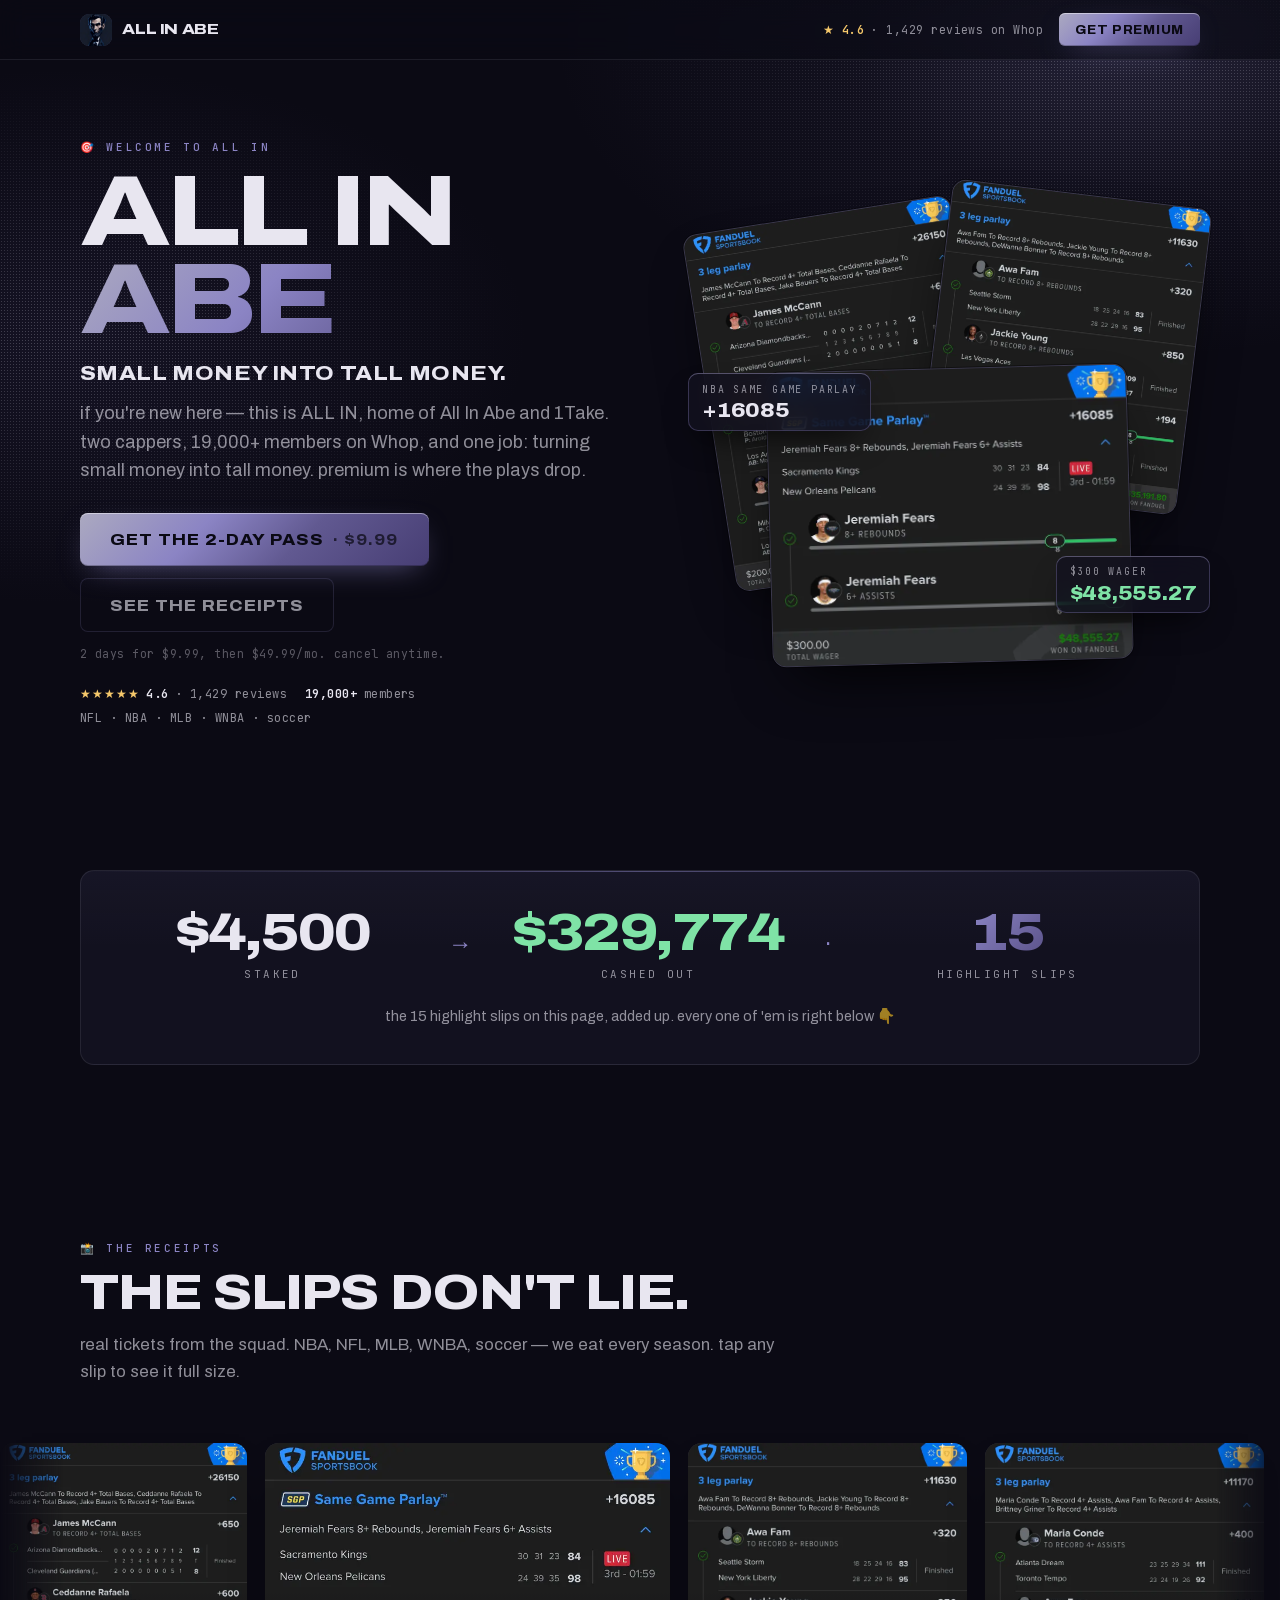
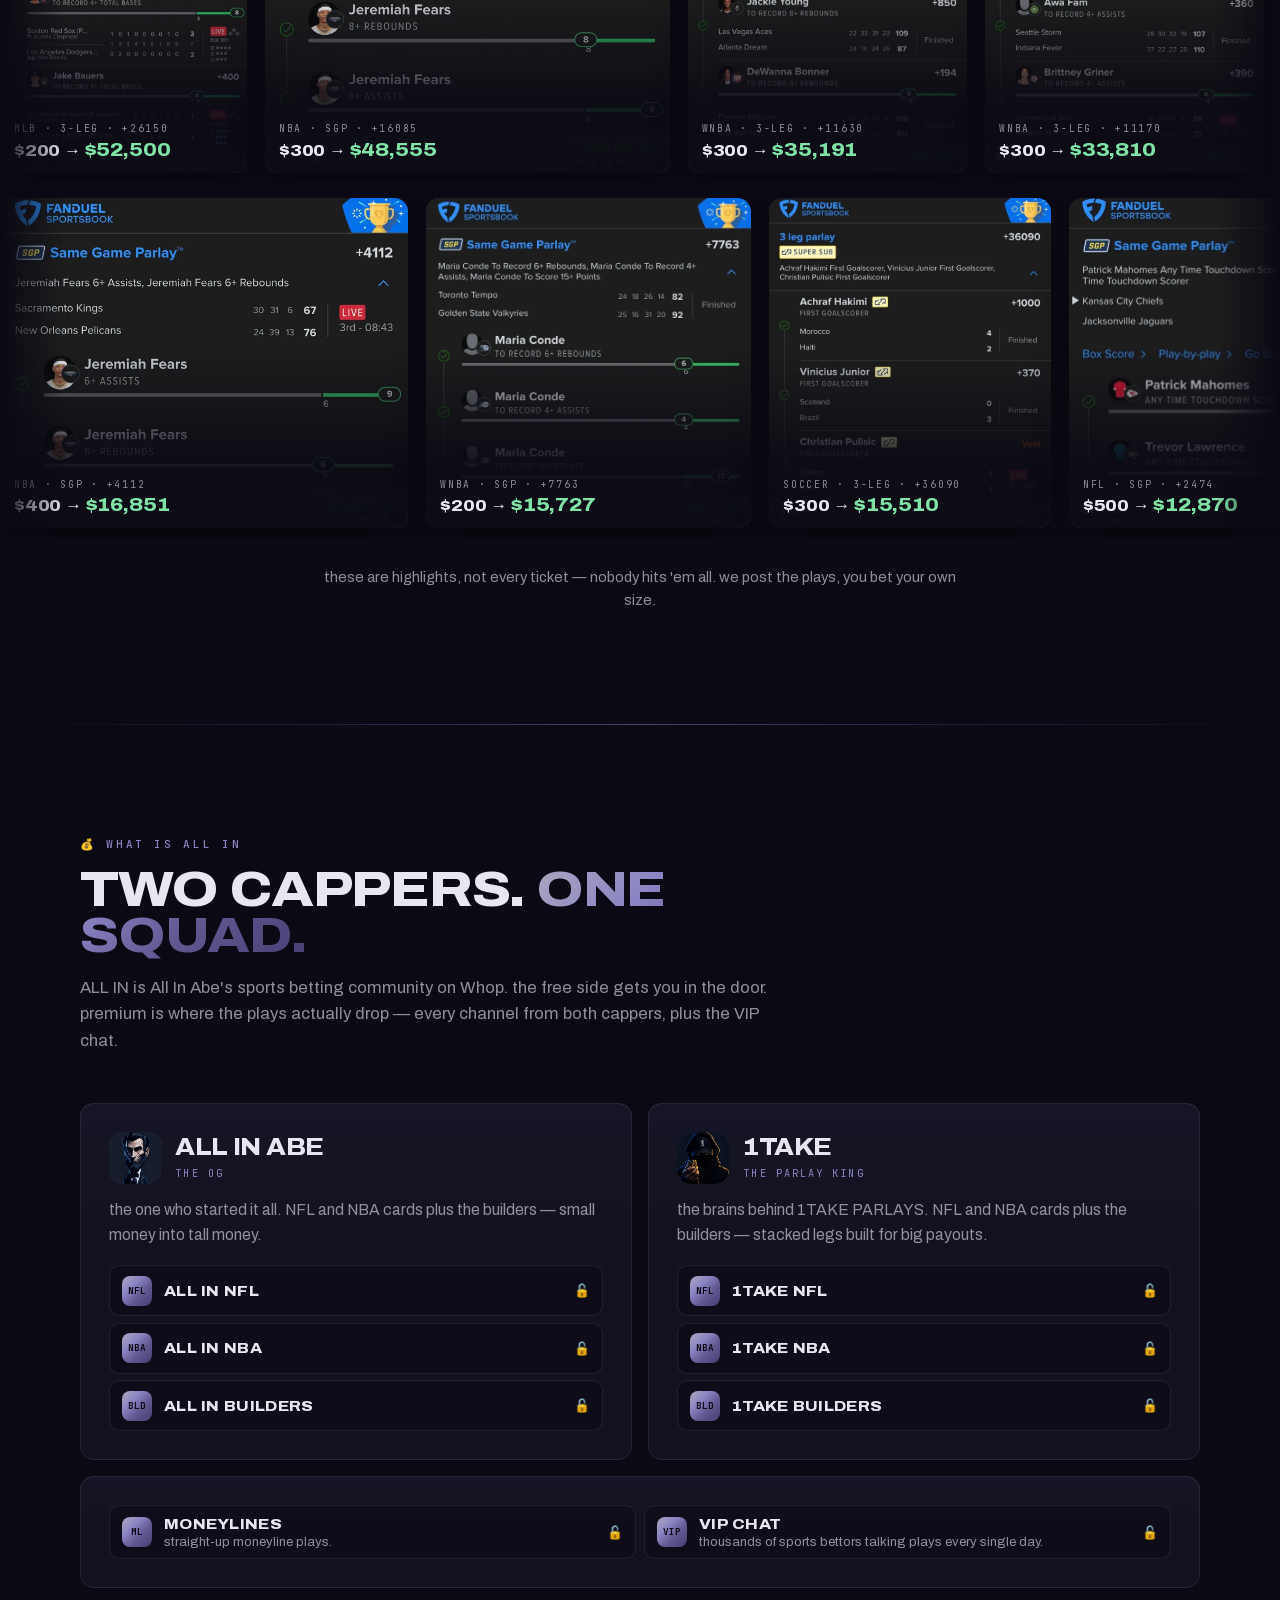
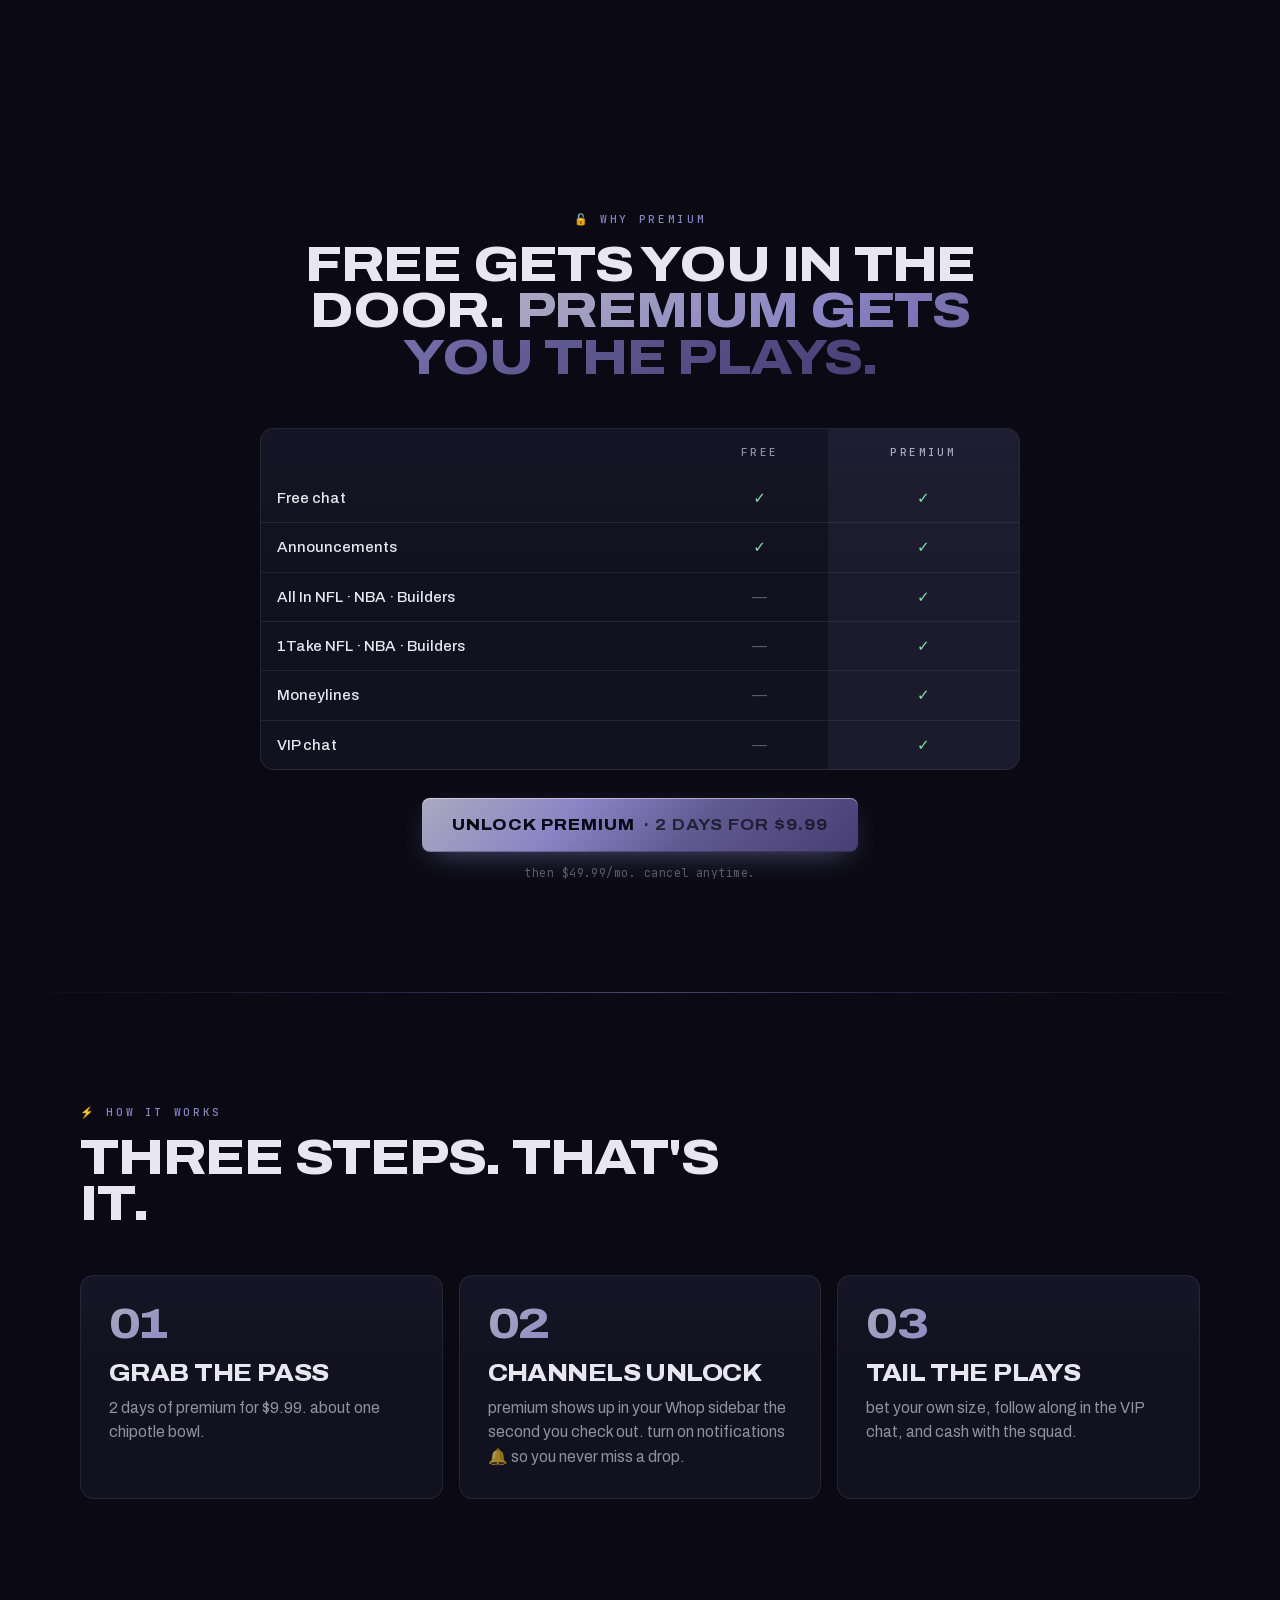
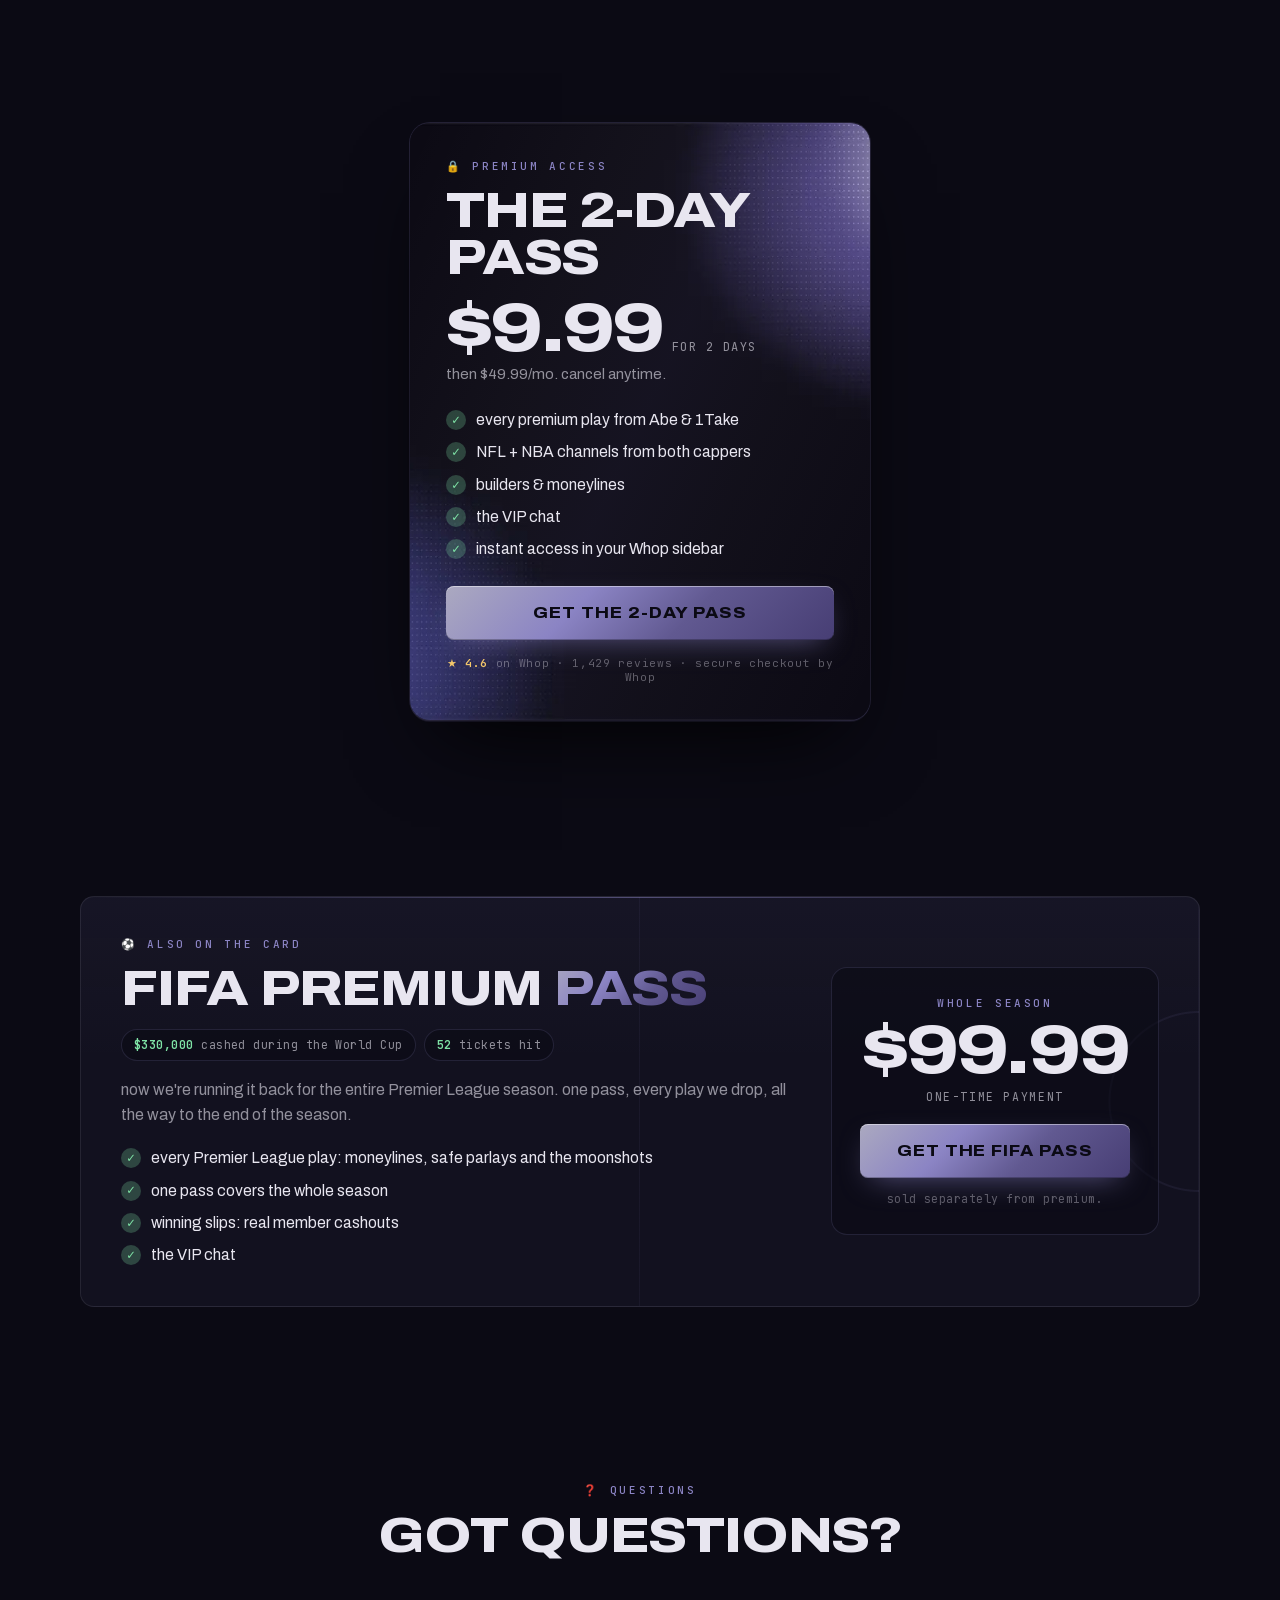
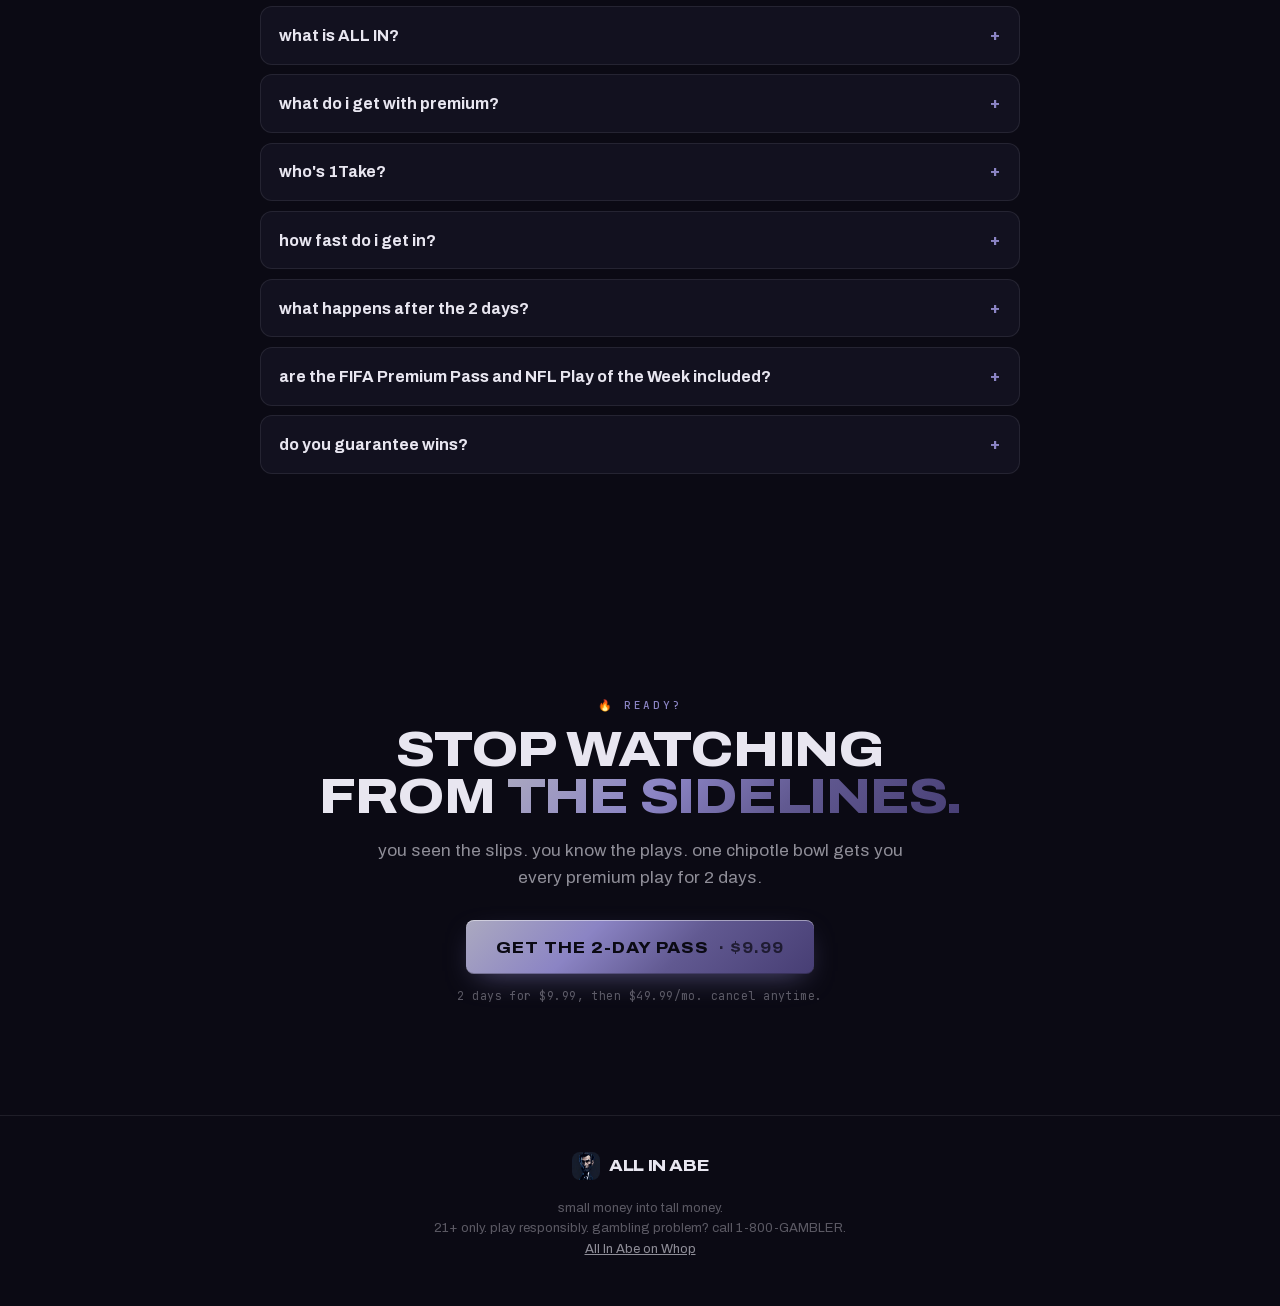
<file: index.html>
<!doctype html>
<html lang="en">
  <head>
    <meta charset="utf-8" />
    <meta name="viewport" content="width=device-width, initial-scale=1, viewport-fit=cover" />
    <title>All In Abe</title>
    <meta name="description" content="Small money into tall money. Every premium play from All In Abe and 1Take — 2 days for $9.99." />
    <meta name="theme-color" content="#0b0a14" />
    <link rel="icon" href="/favicon.ico" sizes="256x256" type="image/x-icon" />
    <link rel="preload" href="/assets/fonts/archivo-latin.woff2" as="font" type="font/woff2" crossorigin />
    <link rel="preload" href="/assets/receipts/img-4066-720.webp" as="image" fetchpriority="high" />
    <link rel="stylesheet" href="/assets/styles.css" />
    <script>
      document.documentElement.classList.add("js");
    </script>
  </head>
  <body>
    <div class="brand-page">
      <!-- ============ NAV ============ -->
      <header class="nav">
        <div class="container nav__inner">
          <a class="nav__brand" href="#top" aria-label="All In Abe — back to top">
            <img src="/assets/abe-logo.avif" alt="" width="32" height="32" />
            <span class="display nav__name">All In Abe</span>
          </a>
          <div class="nav__right">
            <span class="nav__rating"><b>★ 4.6</b> · 1,429 reviews on Whop</span>
            <a class="cta cta--sm" href="https://whop.com/checkout/plan_rFD30uR1jYf1w" target="_blank" rel="noreferrer" data-checkout>Get premium</a>
          </div>
        </div>
      </header>

      <main id="top">
        <!-- ============ HERO ============ -->
        <section class="hero">
          <div class="container hero__grid">
            <div class="hero__copy">
              <p class="eyebrow">🎯 Welcome to All In</p>
              <h1 class="display display--xl hero__title">
                <span>All in</span>
                <span class="gold-text">Abe</span>
              </h1>
              <p class="display hero__kicker">Small money into tall money.</p>
              <p class="prose-body hero__sub">
                if you're new here — this is ALL IN, home of All In Abe and 1Take. two cappers, 19,000+ members on Whop, and one job: turning small money into tall money. premium is where the plays drop.
              </p>
              <div class="hero__ctas">
                <a class="cta cta--lg" href="https://whop.com/checkout/plan_rFD30uR1jYf1w" target="_blank" rel="noreferrer" data-checkout id="hero-cta">
                  Get the 2-day pass <span class="cta__price">· $9.99</span>
                </a>
                <a class="cta cta--lg cta--ghost" href="#receipts">See the receipts</a>
              </div>
              <p class="fine-print">2 days for $9.99, then $49.99/mo. cancel anytime.</p>
              <ul class="trust" aria-label="Community stats">
                <li><span class="trust__stars" aria-hidden="true">★★★★★</span><b>4.6</b> · 1,429 reviews</li>
                <li><b>19,000+</b> members</li>
                <li>NFL · NBA · MLB · WNBA · soccer</li>
              </ul>
            </div>

            <div class="slip-stack" aria-hidden="true">
              <img class="slip-stack__img slip-stack__img--a" src="/assets/receipts/img-1565-720.webp" alt="" width="720" height="962" />
              <img class="slip-stack__img slip-stack__img--b" src="/assets/receipts/img-1804-720.webp" alt="" width="720" height="850" />
              <img class="slip-stack__img slip-stack__img--c" src="/assets/receipts/img-4066-720.webp" alt="" width="720" height="587" fetchpriority="high" />
              <div class="chip chip--odds">
                <span class="chip__label">NBA same game parlay</span>
                <span class="chip__value">+16085</span>
              </div>
              <div class="chip chip--win">
                <span class="chip__label">$300 wager</span>
                <span class="chip__value money">$48,555.27</span>
              </div>
            </div>
          </div>
        </section>

        <!-- ============ STATS ============ -->
        <section class="section--tight" aria-label="Highlight slips by the numbers">
          <div class="container">
            <div class="panel panel--lit stats reveal">
              <div class="stat">
                <div class="stat__value">$4,500</div>
                <div class="stat__label">Staked</div>
              </div>
              <div class="stats__arrow" aria-hidden="true">→</div>
              <div class="stat">
                <div class="stat__value money" data-count="329774" data-prefix="$">$329,774</div>
                <div class="stat__label">Cashed out</div>
              </div>
              <div class="stats__arrow" aria-hidden="true">·</div>
              <div class="stat">
                <div class="stat__value gold-text">15</div>
                <div class="stat__label">Highlight slips</div>
              </div>
              <p class="prose-body stats__note">the 15 highlight slips on this page, added up. every one of 'em is right below 👇</p>
            </div>
          </div>
        </section>

        <!-- ============ RECEIPTS ============ -->
        <section class="section" id="receipts">
          <div class="container">
            <div class="section__head reveal">
              <p class="eyebrow">📸 The receipts</p>
              <h2 class="display display--lg">The slips don't lie.</h2>
              <p class="prose-body">real tickets from the squad. NBA, NFL, MLB, WNBA, soccer — we eat every season. tap any slip to see it full size.</p>
            </div>
          </div>

          <div class="marquee" style="--marquee-dur: 80s">
            <div class="marquee__track">
              <button type="button" class="slip" data-full="/assets/receipts/img-1565-full.webp" data-caption="MLB 3-leg parlay (+26150) · $200 → $52,500.00">
                <img src="/assets/receipts/img-1565-720.webp" alt="FanDuel slip: MLB 3-leg parlay at +26150, $200 wager won $52,500.00" width="720" height="962" loading="lazy" decoding="async" />
                <span class="slip__meta"><span class="slip__tag">MLB · 3-leg · +26150</span><span class="slip__win">$200 → <span class="money">$52,500</span></span></span>
              </button>
              <button type="button" class="slip" data-full="/assets/receipts/img-4066-full.webp" data-caption="NBA same game parlay (+16085) · $300 → $48,555.27">
                <img src="/assets/receipts/img-4066-720.webp" alt="FanDuel slip: NBA same game parlay at +16085, $300 wager won $48,555.27" width="720" height="587" loading="lazy" decoding="async" />
                <span class="slip__meta"><span class="slip__tag">NBA · SGP · +16085</span><span class="slip__win">$300 → <span class="money">$48,555</span></span></span>
              </button>
              <button type="button" class="slip" data-full="/assets/receipts/img-1804-full.webp" data-caption="WNBA 3-leg parlay (+11630) · $300 → $35,191.80">
                <img src="/assets/receipts/img-1804-720.webp" alt="FanDuel slip: WNBA 3-leg parlay at +11630, $300 wager won $35,191.80" width="720" height="850" loading="lazy" decoding="async" />
                <span class="slip__meta"><span class="slip__tag">WNBA · 3-leg · +11630</span><span class="slip__win">$300 → <span class="money">$35,191</span></span></span>
              </button>
              <button type="button" class="slip" data-full="/assets/receipts/img-0576-full.webp" data-caption="WNBA 3-leg parlay (+11170) · $300 → $33,810.00">
                <img src="/assets/receipts/img-0576-720.webp" alt="FanDuel slip: WNBA 3-leg parlay at +11170, $300 wager won $33,810.00" width="720" height="853" loading="lazy" decoding="async" />
                <span class="slip__meta"><span class="slip__tag">WNBA · 3-leg · +11170</span><span class="slip__win">$300 → <span class="money">$33,810</span></span></span>
              </button>
              <button type="button" class="slip" data-full="/assets/receipts/img-8592-full.webp" data-caption="Soccer 3-leg parlay (+7919) · $300 → $24,057.00">
                <img src="/assets/receipts/img-8592-720.webp" alt="FanDuel slip: soccer 3-leg parlay at +7919, $300 wager won $24,057.00" width="720" height="966" loading="lazy" decoding="async" />
                <span class="slip__meta"><span class="slip__tag">Soccer · 3-leg · +7919</span><span class="slip__win">$300 → <span class="money">$24,057</span></span></span>
              </button>
              <button type="button" class="slip" data-full="/assets/receipts/img-3787-full.webp" data-caption="MLB 3-leg home run parlay (+6689) · $300 → $20,368.80">
                <img src="/assets/receipts/img-3787-720.webp" alt="FanDuel slip: MLB 3-leg home run parlay at +6689, $300 wager won $20,368.80" width="720" height="987" loading="lazy" decoding="async" />
                <span class="slip__meta"><span class="slip__tag">MLB · HR parlay · +6689</span><span class="slip__win">$300 → <span class="money">$20,368</span></span></span>
              </button>
              <button type="button" class="slip" data-full="/assets/receipts/img-6120-full.webp" data-caption="MLB 3-leg home run parlay (+6466) · $300 → $19,698.00">
                <img src="/assets/receipts/img-6120-720.webp" alt="FanDuel slip: MLB 3-leg home run parlay at +6466, $300 wager won $19,698.00" width="720" height="1001" loading="lazy" decoding="async" />
                <span class="slip__meta"><span class="slip__tag">MLB · HR parlay · +6466</span><span class="slip__win">$300 → <span class="money">$19,698</span></span></span>
              </button>
              <button type="button" class="slip" data-full="/assets/receipts/img-9272-full.webp" data-caption="NFL 3-leg parlay (+5527) · $300 → $16,883.10">
                <img src="/assets/receipts/img-9272-720.webp" alt="FanDuel slip: NFL 3-leg parlay at +5527, $300 wager won $16,883.10" width="720" height="831" loading="lazy" decoding="async" />
                <span class="slip__meta"><span class="slip__tag">NFL · 3-leg · +5527</span><span class="slip__win">$300 → <span class="money">$16,883</span></span></span>
              </button>
            </div>
          </div>

          <div class="marquee marquee--reverse" style="--marquee-dur: 72s">
            <div class="marquee__track">
              <button type="button" class="slip" data-full="/assets/receipts/img-4056-full.webp" data-caption="NBA same game parlay (+4112) · $400 → $16,851.79">
                <img src="/assets/receipts/img-4056-720.webp" alt="FanDuel slip: NBA same game parlay at +4112, $400 wager won $16,851.79" width="720" height="582" loading="lazy" decoding="async" />
                <span class="slip__meta"><span class="slip__tag">NBA · SGP · +4112</span><span class="slip__win">$400 → <span class="money">$16,851</span></span></span>
              </button>
              <button type="button" class="slip" data-full="/assets/receipts/img-1954-full.webp" data-caption="WNBA same game parlay (+7763) · $200 → $15,727.22">
                <img src="/assets/receipts/img-1954-720.webp" alt="FanDuel slip: WNBA same game parlay at +7763, $200 wager won $15,727.22" width="720" height="731" loading="lazy" decoding="async" />
                <span class="slip__meta"><span class="slip__tag">WNBA · SGP · +7763</span><span class="slip__win">$200 → <span class="money">$15,727</span></span></span>
              </button>
              <button type="button" class="slip" data-full="/assets/receipts/img-8872-full.webp" data-caption="Soccer 3-leg parlay (+36090) · $300 → $15,510.00">
                <img src="/assets/receipts/img-8872-720.webp" alt="FanDuel slip: soccer 3-leg parlay at +36090, $300 wager won $15,510.00" width="720" height="844" loading="lazy" decoding="async" />
                <span class="slip__meta"><span class="slip__tag">Soccer · 3-leg · +36090</span><span class="slip__win">$300 → <span class="money">$15,510</span></span></span>
              </button>
              <button type="button" class="slip" data-full="/assets/receipts/img-6943-full.webp" data-caption="NFL same game parlay (+2474) · $500 → $12,870.66">
                <img src="/assets/receipts/img-6943-720.webp" alt="FanDuel slip: NFL same game parlay at +2474, $500 wager won $12,870.66" width="720" height="662" loading="lazy" decoding="async" />
                <span class="slip__meta"><span class="slip__tag">NFL · SGP · +2474</span><span class="slip__win">$500 → <span class="money">$12,870</span></span></span>
              </button>
              <button type="button" class="slip" data-full="/assets/receipts/img-6936-full.webp" data-caption="MLB 2-leg home run parlay (+2276) · $400 → $9,504.00">
                <img src="/assets/receipts/img-6936-720.webp" alt="FanDuel slip: MLB 2-leg home run parlay at +2276, $400 wager won $9,504.00" width="720" height="763" loading="lazy" decoding="async" />
                <span class="slip__meta"><span class="slip__tag">MLB · HR parlay · +2276</span><span class="slip__win">$400 → <span class="money">$9,504</span></span></span>
              </button>
              <button type="button" class="slip" data-full="/assets/receipts/img-8803-full.webp" data-caption="Soccer 3-leg parlay (+2114) · $200 → $4,428.00">
                <img src="/assets/receipts/img-8803-720.webp" alt="FanDuel slip: soccer 3-leg parlay at +2114, $200 wager won $4,428.00" width="720" height="981" loading="lazy" decoding="async" />
                <span class="slip__meta"><span class="slip__tag">Soccer · 3-leg · +2114</span><span class="slip__win">$200 → <span class="money">$4,428</span></span></span>
              </button>
              <button type="button" class="slip" data-full="/assets/receipts/img-2426-full.webp" data-caption="WNBA 3-leg parlay (+1809) · $200 → $3,819.06">
                <img src="/assets/receipts/img-2426-720.webp" alt="FanDuel slip: WNBA 3-leg parlay at +1809, $200 wager won $3,819.06" width="720" height="852" loading="lazy" decoding="async" />
                <span class="slip__meta"><span class="slip__tag">WNBA · 3-leg · +1809</span><span class="slip__win">$200 → <span class="money">$3,819</span></span></span>
              </button>
            </div>
          </div>

          <div class="container">
            <p class="prose-body receipts__note reveal">these are highlights, not every ticket — nobody hits 'em all. we post the plays, you bet your own size.</p>
          </div>
        </section>

        <hr class="rule-gold" />

        <!-- ============ WHAT IS ALL IN ============ -->
        <section class="section" id="inside">
          <div class="container">
            <div class="section__head reveal">
              <p class="eyebrow">💰 What is All In</p>
              <h2 class="display display--lg">Two cappers. <span class="gold-text">One squad.</span></h2>
              <p class="prose-body">ALL IN is All In Abe's sports betting community on Whop. the free side gets you in the door. premium is where the plays actually drop — every channel from both cappers, plus the VIP chat.</p>
            </div>

            <div class="cappers">
              <article class="panel capper reveal">
                <div class="capper__head">
                  <img class="capper__avatar" src="/assets/abe-logo.avif" alt="" width="52" height="52" loading="lazy" />
                  <div>
                    <h3 class="display display--md">All In Abe</h3>
                    <div class="capper__role">The OG</div>
                  </div>
                </div>
                <p class="prose-body">the one who started it all. NFL and NBA cards plus the builders — small money into tall money.</p>
                <ul class="channels">
                  <li class="channel"><span class="channel__icon" aria-hidden="true">NFL</span><span class="channel__name">All In NFL</span><span class="channel__lock" aria-label="included in premium">🔓</span></li>
                  <li class="channel"><span class="channel__icon" aria-hidden="true">NBA</span><span class="channel__name">All In NBA</span><span class="channel__lock" aria-label="included in premium">🔓</span></li>
                  <li class="channel"><span class="channel__icon" aria-hidden="true">BLD</span><span class="channel__name">All In Builders</span><span class="channel__lock" aria-label="included in premium">🔓</span></li>
                </ul>
              </article>

              <article class="panel capper reveal">
                <div class="capper__head">
                  <img class="capper__avatar" src="/assets/1take-logo.webp" alt="" width="52" height="52" loading="lazy" />
                  <div>
                    <h3 class="display display--md">1Take</h3>
                    <div class="capper__role">The parlay king</div>
                  </div>
                </div>
                <p class="prose-body">the brains behind 1TAKE PARLAYS. NFL and NBA cards plus the builders — stacked legs built for big payouts.</p>
                <ul class="channels">
                  <li class="channel"><span class="channel__icon" aria-hidden="true">NFL</span><span class="channel__name">1Take NFL</span><span class="channel__lock" aria-label="included in premium">🔓</span></li>
                  <li class="channel"><span class="channel__icon" aria-hidden="true">NBA</span><span class="channel__name">1Take NBA</span><span class="channel__lock" aria-label="included in premium">🔓</span></li>
                  <li class="channel"><span class="channel__icon" aria-hidden="true">BLD</span><span class="channel__name">1Take Builders</span><span class="channel__lock" aria-label="included in premium">🔓</span></li>
                </ul>
              </article>
            </div>

            <div class="panel extras reveal">
              <ul class="channels">
                <li class="channel">
                  <span class="channel__icon" aria-hidden="true">ML</span>
                  <span class="channel__name">Moneylines<span class="channel__desc">straight-up moneyline plays.</span></span>
                  <span class="channel__lock" aria-label="included in premium">🔓</span>
                </li>
                <li class="channel">
                  <span class="channel__icon" aria-hidden="true">VIP</span>
                  <span class="channel__name">VIP chat<span class="channel__desc">thousands of sports bettors talking plays every single day.</span></span>
                  <span class="channel__lock" aria-label="included in premium">🔓</span>
                </li>
              </ul>
            </div>
          </div>
        </section>

        <!-- ============ FREE VS PREMIUM ============ -->
        <section class="section" id="premium">
          <div class="container">
            <div class="section__head section__head--center reveal">
              <p class="eyebrow">🔓 Why premium</p>
              <h2 class="display display--lg">Free gets you in the door. <span class="gold-text">Premium gets you the plays.</span></h2>
            </div>

            <div class="panel compare reveal">
              <table>
                <thead>
                  <tr>
                    <th scope="col"><span class="sr-only">What's included</span></th>
                    <th scope="col">Free</th>
                    <th scope="col" class="col-premium">Premium</th>
                  </tr>
                </thead>
                <tbody>
                  <tr>
                    <th scope="row">Free chat</th>
                    <td><span class="yes" aria-label="Included">✓</span></td>
                    <td class="col-premium"><span class="yes" aria-label="Included">✓</span></td>
                  </tr>
                  <tr>
                    <th scope="row">Announcements</th>
                    <td><span class="yes" aria-label="Included">✓</span></td>
                    <td class="col-premium"><span class="yes" aria-label="Included">✓</span></td>
                  </tr>
                  <tr>
                    <th scope="row">All In NFL · NBA · Builders</th>
                    <td><span class="no" aria-label="Not included">—</span></td>
                    <td class="col-premium"><span class="yes" aria-label="Included">✓</span></td>
                  </tr>
                  <tr>
                    <th scope="row">1Take NFL · NBA · Builders</th>
                    <td><span class="no" aria-label="Not included">—</span></td>
                    <td class="col-premium"><span class="yes" aria-label="Included">✓</span></td>
                  </tr>
                  <tr>
                    <th scope="row">Moneylines</th>
                    <td><span class="no" aria-label="Not included">—</span></td>
                    <td class="col-premium"><span class="yes" aria-label="Included">✓</span></td>
                  </tr>
                  <tr>
                    <th scope="row">VIP chat</th>
                    <td><span class="no" aria-label="Not included">—</span></td>
                    <td class="col-premium"><span class="yes" aria-label="Included">✓</span></td>
                  </tr>
                </tbody>
              </table>
            </div>

            <div class="compare__cta reveal">
              <a class="cta cta--lg" href="https://whop.com/checkout/plan_rFD30uR1jYf1w" target="_blank" rel="noreferrer" data-checkout>Unlock premium <span class="cta__price">· 2 days for $9.99</span></a>
              <p class="fine-print">then $49.99/mo. cancel anytime.</p>
            </div>
          </div>
        </section>

        <hr class="rule-gold" />

        <!-- ============ HOW IT WORKS ============ -->
        <section class="section" id="how">
          <div class="container">
            <div class="section__head reveal">
              <p class="eyebrow">⚡ How it works</p>
              <h2 class="display display--lg">Three steps. That's it.</h2>
            </div>
            <ol class="steps">
              <li class="panel step reveal">
                <span class="step__num gold-text">01</span>
                <h3 class="display display--md">Grab the pass</h3>
                <p class="prose-body">2 days of premium for $9.99. about one chipotle bowl.</p>
              </li>
              <li class="panel step reveal">
                <span class="step__num gold-text">02</span>
                <h3 class="display display--md">Channels unlock</h3>
                <p class="prose-body">premium shows up in your Whop sidebar the second you check out. turn on notifications 🔔 so you never miss a drop.</p>
              </li>
              <li class="panel step reveal">
                <span class="step__num gold-text">03</span>
                <h3 class="display display--md">Tail the plays</h3>
                <p class="prose-body">bet your own size, follow along in the VIP chat, and cash with the squad.</p>
              </li>
            </ol>
          </div>
        </section>

        <!-- ============ OFFER ============ -->
        <section class="section offer" id="join">
          <div class="container offer">
            <div class="holo reveal" data-holo>
              <img class="holo__art" src="/assets/abe-card.webp" alt="" loading="lazy" />
              <div class="holo__foil" aria-hidden="true"></div>
              <div class="holo__glare" aria-hidden="true"></div>
              <div class="holo__content">
                <p class="eyebrow">🔒 Premium access</p>
                <h2 class="display display--lg">The 2-day pass</h2>
                <div class="offer__price">
                  <span class="offer__amount">$9.99</span>
                  <span class="offer__per">for 2 days</span>
                </div>
                <p class="prose-body offer__terms">then $49.99/mo. cancel anytime.</p>
                <ul class="checklist">
                  <li>every premium play from Abe &amp; 1Take</li>
                  <li>NFL + NBA channels from both cappers</li>
                  <li>builders &amp; moneylines</li>
                  <li>the VIP chat</li>
                  <li>instant access in your Whop sidebar</li>
                </ul>
                <a class="cta cta--lg cta--block" href="https://whop.com/checkout/plan_rFD30uR1jYf1w" target="_blank" rel="noreferrer" data-checkout id="offer-cta">Get the 2-day pass</a>
                <p class="offer__trust"><b>★ 4.6</b> on Whop · 1,429 reviews · secure checkout by Whop</p>
              </div>
            </div>
          </div>
        </section>

        <!-- ============ FIFA PREMIUM PASS ============ -->
        <section class="section section--tight" id="fifa">
          <div class="container">
            <div class="panel panel--lit fifa reveal">
              <div class="fifa__copy">
                <p class="eyebrow">⚽ Also on the card</p>
                <h2 class="display display--lg">FIFA Premium <span class="gold-text">Pass</span></h2>
                <div class="fifa__stats">
                  <span class="pill"><b>$330,000</b> cashed during the World Cup</span>
                  <span class="pill"><b>52</b> tickets hit</span>
                </div>
                <p class="prose-body">now we're running it back for the entire Premier League season. one pass, every play we drop, all the way to the end of the season.</p>
                <ul class="checklist">
                  <li>every Premier League play: moneylines, safe parlays and the moonshots</li>
                  <li>one pass covers the whole season</li>
                  <li>winning slips: real member cashouts</li>
                  <li>the VIP chat</li>
                </ul>
              </div>
              <div class="price-box">
                <p class="eyebrow">Whole season</p>
                <div class="offer__amount">$99.99</div>
                <p class="price-box__terms">one-time payment</p>
                <a class="cta cta--lg cta--block" href="https://whop.com/checkout/plan_Tgd2zkJOW7NKc" target="_blank" rel="noreferrer" data-checkout="plan_Tgd2zkJOW7NKc" id="fifa-cta">Get the FIFA pass</a>
                <p class="fine-print">sold separately from premium.</p>
              </div>
            </div>
          </div>
        </section>

        <!-- ============ FAQ ============ -->
        <section class="section" id="faq">
          <div class="container">
            <div class="section__head section__head--center reveal">
              <p class="eyebrow">❓ Questions</p>
              <h2 class="display display--lg">Got questions?</h2>
            </div>
            <div class="faq reveal">
              <details>
                <summary>what is ALL IN?</summary>
                <p class="prose-body">All In Abe's sports betting community on Whop — 19,000+ members, two cappers (All In Abe and 1Take), a free chat for everybody, and premium channels where the plays drop.</p>
              </details>
              <details>
                <summary>what do i get with premium?</summary>
                <p class="prose-body">every premium channel: All In NFL, All In NBA, All In Builders, 1Take NFL, 1Take NBA, 1Take Builders and Moneylines — plus the VIP chat.</p>
              </details>
              <details>
                <summary>who's 1Take?</summary>
                <p class="prose-body">the parlay king. 1Take runs 1TAKE PARLAYS, with NFL, NBA and builders channels. premium gets you both cappers, so you've got two cards every slate.</p>
              </details>
              <details>
                <summary>how fast do i get in?</summary>
                <p class="prose-body">instantly. check out and the premium channels unlock in your Whop sidebar. turn on notifications so you catch every drop.</p>
              </details>
              <details>
                <summary>what happens after the 2 days?</summary>
                <p class="prose-body">your pass rolls into ALL IN Premium at $49.99/mo. don't want it? cancel from your Whop memberships before the 2 days are up and you won't pay the $49.99.</p>
              </details>
              <details>
                <summary>are the FIFA Premium Pass and NFL Play of the Week included?</summary>
                <p class="prose-body">nope — those are sold separately. you can grab the FIFA Premium Pass right here on this page ($99.99, one-time payment). premium covers everything listed above.</p>
              </details>
              <details>
                <summary>do you guarantee wins?</summary>
                <p class="prose-body">nah, and anybody who does is lying. not every ticket hits. we post the plays and the receipts — you bet what you can afford.</p>
              </details>
            </div>
          </div>
        </section>

        <!-- ============ CLOSING ============ -->
        <section class="section closing" id="ready">
          <div class="container closing__inner reveal">
            <p class="eyebrow">🔥 Ready?</p>
            <h2 class="display display--lg">Stop watching from <span class="gold-text">the sidelines.</span></h2>
            <p class="prose-body">you seen the slips. you know the plays. one chipotle bowl gets you every premium play for 2 days.</p>
            <a class="cta cta--lg" href="https://whop.com/checkout/plan_rFD30uR1jYf1w" target="_blank" rel="noreferrer" data-checkout id="closing-cta">Get the 2-day pass <span class="cta__price">· $9.99</span></a>
            <p class="fine-print">2 days for $9.99, then $49.99/mo. cancel anytime.</p>
          </div>
        </section>
      </main>

      <!-- ============ FOOTER ============ -->
      <footer class="footer">
        <div class="container">
          <div class="footer__brand">
            <img src="/assets/abe-logo.avif" alt="" width="28" height="28" loading="lazy" />
            <span class="display">All In Abe</span>
          </div>
          <p>small money into tall money.</p>
          <p>21+ only. play responsibly. gambling problem? call 1-800-GAMBLER.</p>
          <p><a href="https://whop.com/allinabe/" target="_blank" rel="noreferrer">All In Abe on Whop</a></p>
        </div>
      </footer>
    </div>

    <!-- Sticky CTA (phones) -->
    <div class="sticky-cta" id="sticky-cta" aria-hidden="true">
      <div class="sticky-cta__text">
        <span class="sticky-cta__title">2-day pass · $9.99</span>
        <span class="sticky-cta__terms">then $49.99/mo · cancel anytime</span>
      </div>
      <a class="cta cta--sm" href="https://whop.com/checkout/plan_rFD30uR1jYf1w" target="_blank" rel="noreferrer" data-checkout tabindex="-1">Get in</a>
    </div>

    <!-- Receipt lightbox -->
    <dialog id="lightbox" class="lightbox" aria-label="Slip">
      <div class="lightbox__frame">
        <img id="lightbox-img" class="lightbox__img" alt="" />
        <div class="lightbox__bar">
          <div class="lightbox__nav">
            <button type="button" class="icon-btn" data-lb-prev aria-label="Previous slip">
              <svg width="14" height="14" viewBox="0 0 14 14" aria-hidden="true"><path d="M9 2 4 7l5 5" fill="none" stroke="currentColor" stroke-width="1.8" stroke-linecap="round" stroke-linejoin="round" /></svg>
            </button>
            <button type="button" class="icon-btn" data-lb-next aria-label="Next slip">
              <svg width="14" height="14" viewBox="0 0 14 14" aria-hidden="true"><path d="m5 2 5 5-5 5" fill="none" stroke="currentColor" stroke-width="1.8" stroke-linecap="round" stroke-linejoin="round" /></svg>
            </button>
          </div>
          <span id="lightbox-caption" class="lightbox__caption"></span>
          <button type="button" class="icon-btn" data-lb-close aria-label="Close">
            <svg width="14" height="14" viewBox="0 0 14 14" aria-hidden="true"><path d="M1.5 1.5l11 11m0-11l-11 11" stroke="currentColor" stroke-width="1.8" stroke-linecap="round" /></svg>
          </button>
        </div>
      </div>
    </dialog>

    <!-- Whop checkout -->
    <dialog id="checkout-dialog" class="checkout-dialog" aria-label="Checkout">
      <div class="checkout-dialog__panel">
        <header class="checkout-dialog__bar">
          <span class="eyebrow" id="checkout-title">🔒 Secure checkout</span>
          <button type="button" class="icon-btn" data-close aria-label="Close">
            <svg width="14" height="14" viewBox="0 0 14 14" aria-hidden="true">
              <path d="M1.5 1.5l11 11m0-11l-11 11" stroke="currentColor" stroke-width="1.8" stroke-linecap="round" />
            </svg>
          </button>
        </header>
        <div class="checkout-dialog__body">
          <div id="checkout-loading" class="checkout-status prose-body" role="status">
            <div class="spinner" aria-hidden="true"></div>
            <p>Loading secure checkout…</p>
          </div>
          <div id="checkout-error" class="checkout-status prose-body" role="alert" hidden>
            <p>The checkout couldn't load here.</p>
            <a class="cta" href="https://whop.com/checkout/plan_rFD30uR1jYf1w" target="_blank" rel="noreferrer">Open checkout on Whop</a>
          </div>
          <div id="whop-checkout"></div>
        </div>
      </div>
    </dialog>

    <script src="https://cdn.whop.com/elements/amber/elements.js" data-whop-elements async></script>
    <script src="/assets/checkout.js" defer></script>
    <script src="/assets/site.js" defer></script>
  </body>
</html>
</file>
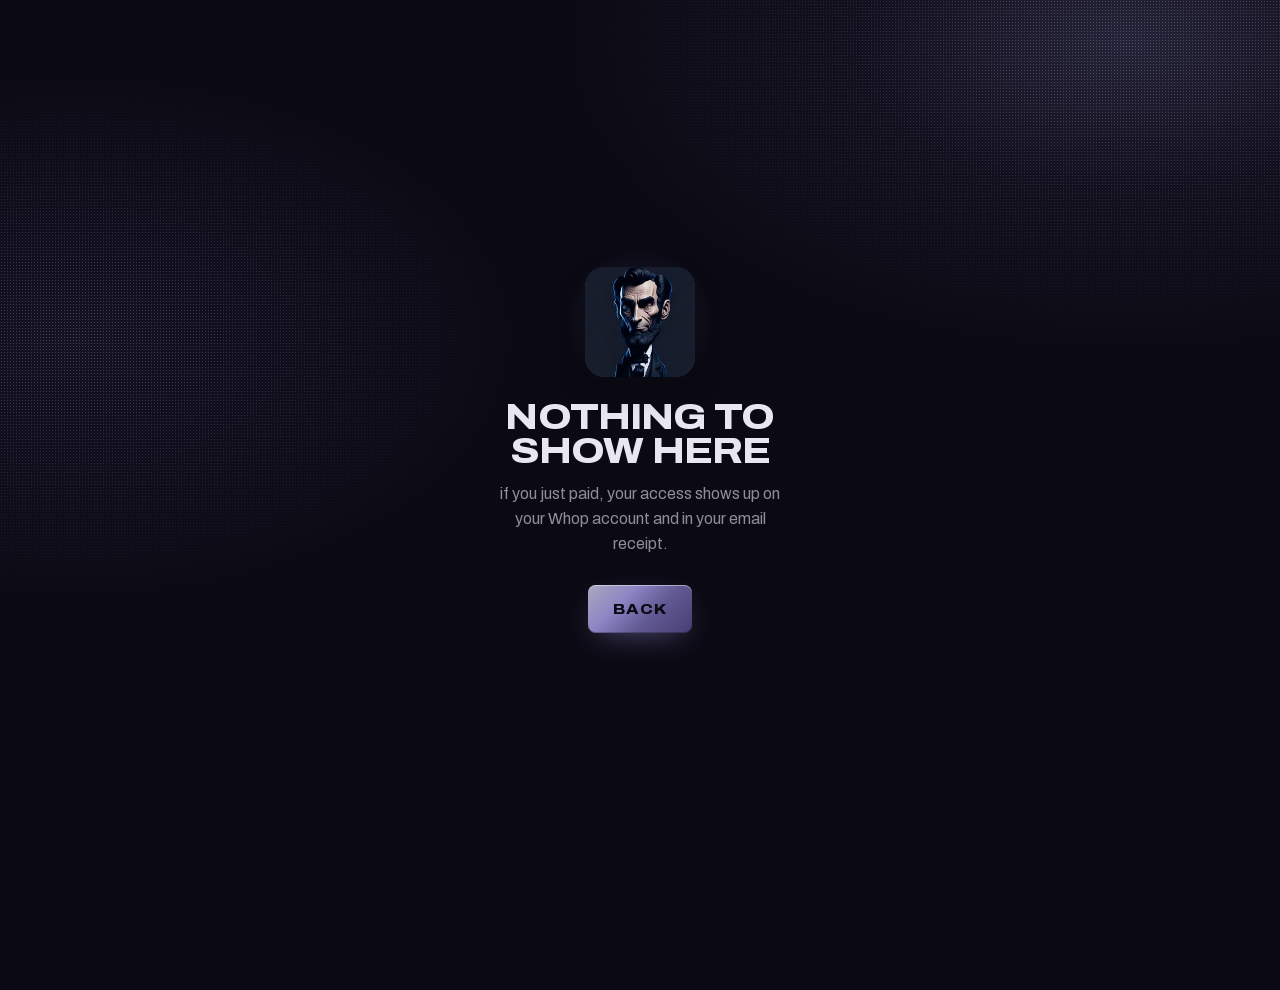
<file: thanks.html>
<!doctype html>
<html lang="en">
  <head>
    <meta charset="utf-8" />
    <meta name="viewport" content="width=device-width, initial-scale=1" />
    <title>All In Abe</title>
    <meta name="robots" content="noindex" />
    <meta name="theme-color" content="#0b0a14" />
    <link rel="icon" href="/favicon.ico" sizes="256x256" type="image/x-icon" />
    <link rel="stylesheet" href="/assets/styles.css" />
  </head>
  <body>
    <main class="brand-page thanks">
      <div class="gate">
        <div class="logo-wrap">
          <div class="logo">
            <div class="logo__glow" aria-hidden="true"></div>
            <img class="logo__img" src="/assets/abe-logo.avif" alt="All In Abe" width="110" height="110" decoding="async" />
          </div>
        </div>
        <h1 id="title" class="display display--lg">Checking your payment</h1>
        <p id="message" class="prose-body">one sec…</p>
        <a id="action" class="cta" href="/">Back</a>
      </div>
    </main>

    <script>
      // Landing page after Whop checkout.
      //  - Checkout Element returnUrl:  ?payment=pay_…&status=succeeded|failed|canceled
      //  - Checkout link redirect URL:  ?payment_id=pay_…
      // These query params are hints only — never proof of payment. Access is granted
      // by Whop (membership) and fulfilment should come from Whop webhooks.
      (function () {
        var q = new URLSearchParams(window.location.search);
        var status = q.get("status");
        // ?item= is added by our own checkout's returnUrl (see assets/checkout.js).
        var passName = { premium: "the 2-day pass", fifa: "the FIFA Premium Pass" }[q.get("item")] || "your pass";
        var hasPaymentId = /^pay_[A-Za-z0-9]+$/.test(q.get("payment_id") || "");
        var title = document.getElementById("title");
        var message = document.getElementById("message");
        var action = document.getElementById("action");

        // True when this page is running inside the Whop app frame.
        var inWhop = false;
        try {
          inWhop = window.self !== window.top;
        } catch (_) {
          inWhop = true;
        }

        function set(t, m, label, href, newTab) {
          title.textContent = t;
          message.textContent = m;
          if (!label) {
            action.hidden = true;
            return;
          }
          action.textContent = label;
          action.setAttribute("href", href);
          if (newTab) {
            action.setAttribute("target", "_blank");
            action.setAttribute("rel", "noreferrer");
          }
        }

        if (status === "succeeded" || (!status && hasPaymentId)) {
          set(
            "You're in",
            "thanks for grabbing " + passName + ". your access shows up on your Whop account in a moment — check your email for the receipt.",
            // Inside Whop the buyer is already where their access lives; elsewhere, send them to Whop.
            inWhop ? null : "Go to Whop",
            "https://whop.com/",
            true
          );
        } else if (status === "failed") {
          set(
            "Payment didn't go through",
            "your bank didn't approve it and you weren't charged for this attempt. try again or use a different card.",
            "Try again",
            "/"
          );
        } else if (status === "canceled") {
          set(
            "Payment canceled",
            "no worries — nothing went through. you can pick it back up anytime.",
            "Back to checkout",
            "/"
          );
        } else {
          set(
            "Nothing to show here",
            "if you just paid, your access shows up on your Whop account and in your email receipt.",
            "Back",
            "/"
          );
        }

        // Strip payment ids from the address bar so they don't end up in shared links or analytics.
        if (window.history && history.replaceState && window.location.search) {
          history.replaceState(null, "", window.location.pathname);
        }
      })();
    </script>
  </body>
</html>
</file>
<file: assets/styles.css>
/* All In Abe — brand + landing styles */

@font-face {
  font-family: "Archivo";
  font-style: normal;
  font-weight: 100 900;
  font-stretch: 62% 125%;
  font-display: swap;
  src: url("fonts/archivo-latin.woff2") format("woff2");
}
@font-face {
  font-family: "JetBrains Mono";
  font-style: normal;
  font-weight: 100 800;
  font-display: swap;
  src: url("fonts/jetbrains-mono-latin.woff2") format("woff2");
}

:root {
  --font-display: "Archivo", Arial;
  --font-mono: "JetBrains Mono", ui-monospace;

  --brand-bg: #0b0a14;
  --brand-surface: #12111f;
  --brand-well: #1c1a2e;
  --brand-accent: #8b84c4;
  --brand-accent-hi: #aba9c0;
  --brand-accent-mid: #615991;
  --brand-accent-deep: #473e74;
  --brand-cream: #e6e3f2;
  --brand-text: #e8e6f0;
  --brand-text-dim: #e8e6f099;
  --brand-text-faint: #e8e6f05c;
  --brand-hairline: #8b84c42e;
  --brand-hairline-soft: #e8e6f017;
  --brand-accent-grad: linear-gradient(
    135deg,
    var(--brand-accent-hi) 0%,
    var(--brand-accent) 34%,
    var(--brand-accent-mid) 62%,
    var(--brand-accent-deep) 100%
  );
  --money: #7fe3a6;
  --money-glow: #7fe3a640;
  --star: #f5c86b;

  --container: 1120px;
  --gutter: 20px;
  --nav-h: 60px;
  color-scheme: dark;
}

*,
*::before,
*::after {
  box-sizing: border-box;
}

html {
  scroll-behavior: smooth;
  scroll-padding-top: calc(var(--nav-h) + 12px);
  -webkit-text-size-adjust: 100%;
}

html,
body {
  margin: 0;
  min-height: 100%;
  background-color: var(--brand-bg);
}

body {
  color: var(--brand-text);
  font-family: var(--font-display), ui-sans-serif, system-ui, sans-serif;
  font-synthesis-weight: none;
  -webkit-font-smoothing: antialiased;
  overflow-x: clip;
}

body.scroll-locked {
  overflow: hidden;
}

img {
  max-width: 100%;
  height: auto;
}

@media (prefers-reduced-motion: reduce) {
  html {
    scroll-behavior: auto;
  }
}

.container {
  width: 100%;
  max-width: calc(var(--container) + var(--gutter) * 2);
  margin-inline: auto;
  padding-inline: var(--gutter);
}

/* ---------- page background ---------- */

.brand-page {
  background-color: var(--brand-bg);
  min-height: 100vh;
  position: relative;
  overflow-x: clip;
}

.brand-page::before {
  content: "";
  pointer-events: none;
  background:
    radial-gradient(64% 46% at 88% 4%, #8b84c433 0%, #61599114 34%, #61599100 70%),
    radial-gradient(52% 40% at 6% 34%, #473e7429 0%, #473e7400 68%);
  height: 110vh;
  max-height: 1100px;
  position: absolute;
  inset: 0 0 auto;
}

.brand-page::after {
  content: "";
  pointer-events: none;
  opacity: 0.5;
  background-image: radial-gradient(#e6e3f280 0.5px, #e6e3f200 0.6px);
  background-size: 3px 3px;
  height: 110vh;
  max-height: 1100px;
  position: absolute;
  inset: 0 0 auto;
  -webkit-mask-image:
    radial-gradient(60% 44% at 88% 4%, #000 0%, #0000 70%),
    radial-gradient(50% 38% at 6% 34%, #000 0%, #0000 68%);
  mask-image:
    radial-gradient(60% 44% at 88% 4%, #000 0%, #0000 70%),
    radial-gradient(50% 38% at 6% 34%, #000 0%, #0000 68%);
}

.brand-page > * {
  position: relative;
  z-index: 1;
}

/* ---------- type ---------- */

.display {
  font-family: var(--font-display), ui-sans-serif, system-ui, sans-serif;
  font-variation-settings: "wdth" 116;
  letter-spacing: -0.025em;
  text-transform: uppercase;
  font-weight: 800;
  line-height: 0.94;
  margin: 0;
}

.display--xl {
  font-variation-settings: "wdth" 122;
  letter-spacing: -0.04em;
  font-size: clamp(3rem, 10vw, 6.25rem);
  line-height: 0.88;
}

.display--lg {
  font-size: clamp(1.85rem, 4.6vw, 3.1rem);
}

.display--md {
  font-size: clamp(1.15rem, 2.4vw, 1.45rem);
  line-height: 1.05;
}

.gold-text {
  background: var(--brand-accent-grad);
  color: transparent;
  -webkit-background-clip: text;
  background-clip: text;
}

.money {
  color: var(--money);
}

.eyebrow {
  font-family: var(--font-mono), ui-monospace, monospace;
  letter-spacing: 0.24em;
  text-transform: uppercase;
  color: var(--brand-accent);
  font-size: 0.6875rem;
  font-weight: 500;
  margin: 0 0 0.9rem;
}

.prose-body {
  font-family: var(--font-display), ui-sans-serif, system-ui, sans-serif;
  font-variation-settings: "wdth" 100;
  color: var(--brand-text-dim);
  font-weight: 400;
  line-height: 1.58;
}

.data {
  font-family: var(--font-mono), ui-monospace, monospace;
  font-variant-numeric: tabular-nums;
}

.fine-print {
  font-family: var(--font-mono), ui-monospace, monospace;
  font-size: 0.72rem;
  letter-spacing: 0.04em;
  color: var(--brand-text-faint);
  margin: 0.85rem 0 0;
}

/* ---------- buttons ---------- */

.cta {
  cursor: pointer;
  font-family: var(--font-display), sans-serif;
  font-variation-settings: "wdth" 112;
  letter-spacing: 0.06em;
  text-transform: uppercase;
  color: #0b0a14;
  background: var(--brand-accent-grad);
  border: none;
  border-radius: 8px;
  justify-content: center;
  align-items: center;
  gap: 0.55rem;
  padding: 1rem 1.6rem;
  font-size: 0.9375rem;
  font-weight: 800;
  text-decoration: none;
  transition: transform 0.15s, box-shadow 0.15s, filter 0.15s;
  display: inline-flex;
  box-shadow:
    inset 0 1px #ffffff73,
    inset 0 -1px #00000040,
    0 10px 30px -12px #8b84c4a6;
}

.cta:hover {
  filter: brightness(1.07);
  transform: translateY(-1px);
  box-shadow:
    inset 0 1px #ffffff80,
    inset 0 -1px #00000040,
    0 16px 38px -12px #8b84c4cc;
}

.cta:active {
  transform: translateY(0);
}

.cta--lg {
  padding: 1.15rem 1.9rem;
  font-size: 1rem;
}

.cta--sm {
  padding: 0.6rem 1rem;
  font-size: 0.75rem;
  border-radius: 6px;
}

.cta--block {
  display: flex;
  width: 100%;
}

.cta--ghost {
  color: var(--brand-text-dim);
  background: transparent;
  box-shadow: inset 0 0 0 1px var(--brand-hairline);
}

.cta--ghost:hover {
  filter: none;
  color: var(--brand-text);
  box-shadow: inset 0 0 0 1px #8b84c46b;
}

.cta__price {
  opacity: 0.72;
  font-weight: 700;
}

:where(a, button, input, select, textarea, summary):focus-visible {
  outline: 2px solid var(--brand-accent);
  outline-offset: 3px;
  border-radius: 4px;
}

/* ---------- nav ---------- */

.nav {
  position: sticky;
  top: 0;
  z-index: 30;
  height: var(--nav-h);
  background: rgba(11, 10, 20, 0.72);
  -webkit-backdrop-filter: blur(14px) saturate(1.2);
  backdrop-filter: blur(14px) saturate(1.2);
  border-bottom: 1px solid var(--brand-hairline-soft);
}

.nav__inner {
  height: 100%;
  display: flex;
  align-items: center;
  justify-content: space-between;
  gap: 1rem;
}

.nav__brand {
  display: inline-flex;
  align-items: center;
  gap: 0.65rem;
  color: var(--brand-text);
  text-decoration: none;
}

.nav__brand img {
  width: 32px;
  height: 32px;
  border-radius: 9px;
  box-shadow: inset 0 0 0 1px rgba(139, 132, 196, 0.34);
}

.nav__name {
  font-size: 0.95rem;
}

.nav__right {
  display: flex;
  align-items: center;
  gap: 1rem;
}

.nav__rating {
  display: none;
  font-family: var(--font-mono), monospace;
  font-size: 0.72rem;
  color: var(--brand-text-dim);
  letter-spacing: 0.04em;
}

.nav__rating b {
  color: var(--star);
  font-weight: 600;
}

@media (min-width: 720px) {
  .nav__rating {
    display: inline;
  }
}

/* ---------- sections ---------- */

.section {
  padding-block: clamp(4rem, 9vw, 7rem);
}

.section--tight {
  padding-block: clamp(2.5rem, 6vw, 4rem);
}

.section__head {
  max-width: 44rem;
  margin-bottom: clamp(2rem, 5vw, 3rem);
}

.section__head--center {
  text-align: center;
  margin-inline: auto;
}

.section__head .prose-body {
  margin: 1rem 0 0;
  font-size: 1.05rem;
}

.rule-gold {
  background: linear-gradient(90deg, #473e7400 0%, var(--brand-accent-deep) 30%, var(--brand-accent) 50%, var(--brand-accent-deep) 70%, #473e7400 100%);
  opacity: 0.5;
  border: 0;
  height: 1px;
  margin: 0;
}

.panel {
  background: linear-gradient(180deg, #8b84c40a 0%, #8b84c400 40%), var(--brand-surface);
  border: 1px solid var(--brand-hairline-soft);
  border-radius: 14px;
  position: relative;
}

.panel--lit::before {
  content: "";
  border-radius: inherit;
  background: linear-gradient(90deg, #8b84c400 0%, #8b84c480 50%, #8b84c400 100%);
  height: 1px;
  position: absolute;
  inset: 0 0 auto;
}

/* ---------- hero ---------- */

.hero {
  padding-block: clamp(2.5rem, 7vw, 5rem) clamp(3rem, 7vw, 5rem);
}

.hero__grid {
  display: grid;
  gap: clamp(2.5rem, 6vw, 4rem);
  align-items: center;
}

@media (min-width: 920px) {
  .hero__grid {
    grid-template-columns: 1.05fr 0.95fr;
  }
}

.hero__title {
  display: flex;
  flex-direction: column;
}

.hero__kicker {
  margin: 1.25rem 0 0;
  font-size: clamp(1rem, 2.2vw, 1.25rem);
  letter-spacing: 0.02em;
}

.hero__sub {
  margin: 1rem 0 0;
  font-size: clamp(1rem, 1.6vw, 1.125rem);
  max-width: 34rem;
}

.hero__ctas {
  display: flex;
  flex-wrap: wrap;
  gap: 0.75rem;
  margin-top: 1.75rem;
}

.trust {
  display: flex;
  flex-wrap: wrap;
  align-items: center;
  gap: 0.5rem 1.1rem;
  margin: 1.6rem 0 0;
  padding: 0;
  list-style: none;
  font-family: var(--font-mono), monospace;
  font-size: 0.75rem;
  letter-spacing: 0.04em;
  color: var(--brand-text-dim);
}

.trust li {
  display: inline-flex;
  align-items: center;
  gap: 0.4rem;
}

.trust__stars {
  color: var(--star);
  letter-spacing: 0.08em;
}

.trust b {
  color: var(--brand-text);
  font-weight: 600;
}

/* fanned slips */

.slip-stack {
  position: relative;
  height: clamp(340px, 52vw, 500px);
  max-width: 520px;
  width: 100%;
  margin-inline: auto;
}

.slip-stack::before {
  content: "";
  position: absolute;
  inset: 8% 4%;
  background: radial-gradient(closest-side, #8b84c455, #61599122 55%, transparent 100%);
  filter: blur(10px);
}

.slip-stack__img {
  position: absolute;
  border-radius: 14px;
  border: 1px solid rgba(139, 132, 196, 0.28);
  box-shadow:
    0 30px 60px -24px rgba(0, 0, 0, 0.95),
    0 0 0 1px rgba(0, 0, 0, 0.4);
  background: #1b1b1d;
  transition: transform 0.6s cubic-bezier(0.2, 0.8, 0.3, 1);
}

.slip-stack__img--a {
  width: 54%;
  left: 2%;
  top: 6%;
  transform: rotate(-9deg);
}

.slip-stack__img--b {
  width: 52%;
  right: 1%;
  top: 2%;
  transform: rotate(7deg);
}

.slip-stack__img--c {
  width: 72%;
  left: 14%;
  bottom: 4%;
  transform: rotate(-1.5deg);
  z-index: 2;
}

@media (hover: hover) and (pointer: fine) {
  .slip-stack:hover .slip-stack__img--a {
    transform: rotate(-12deg) translate(-10px, -6px);
  }
  .slip-stack:hover .slip-stack__img--b {
    transform: rotate(10deg) translate(10px, -8px);
  }
  .slip-stack:hover .slip-stack__img--c {
    transform: rotate(0deg) translateY(-6px);
  }
}

.chip {
  position: absolute;
  z-index: 3;
  display: inline-flex;
  flex-direction: column;
  gap: 0.2rem;
  padding: 0.6rem 0.85rem;
  border-radius: 10px;
  background: rgba(18, 17, 31, 0.78);
  -webkit-backdrop-filter: blur(12px) saturate(1.3);
  backdrop-filter: blur(12px) saturate(1.3);
  box-shadow:
    inset 0 1px #ffffff22,
    inset 0 0 0 1px rgba(139, 132, 196, 0.32),
    0 16px 34px -14px rgba(0, 0, 0, 0.9);
  animation: float 6s ease-in-out infinite;
}

.chip__label {
  font-family: var(--font-mono), monospace;
  font-size: 0.62rem;
  letter-spacing: 0.18em;
  text-transform: uppercase;
  color: var(--brand-text-dim);
}

.chip__value {
  font-family: var(--font-display), sans-serif;
  font-variation-settings: "wdth" 112;
  font-weight: 800;
  font-size: clamp(1rem, 2.4vw, 1.3rem);
  letter-spacing: -0.01em;
}

.chip--win {
  right: -2%;
  bottom: 14%;
}

.chip--odds {
  left: -2%;
  top: 38%;
  animation-delay: -3s;
}

@keyframes float {
  0%,
  100% {
    transform: translateY(0);
  }
  50% {
    transform: translateY(-8px);
  }
}

/* ---------- stats ---------- */

.stats {
  display: grid;
  grid-template-columns: 1fr;
  text-align: center;
  padding: clamp(1.5rem, 4vw, 2.25rem);
  gap: 1.25rem;
}

@media (min-width: 640px) {
  .stats {
    grid-template-columns: 1fr auto 1fr auto 1fr;
    align-items: center;
  }
}

.stat__value {
  font-family: var(--font-display), sans-serif;
  font-variation-settings: "wdth" 118;
  font-weight: 800;
  font-size: clamp(2rem, 5.5vw, 3.25rem);
  letter-spacing: -0.03em;
  line-height: 1;
  font-variant-numeric: tabular-nums;
}

.stat__label {
  margin-top: 0.5rem;
  font-family: var(--font-mono), monospace;
  font-size: 0.68rem;
  letter-spacing: 0.22em;
  text-transform: uppercase;
  color: var(--brand-text-dim);
}

.stats__arrow {
  color: var(--brand-accent);
  font-size: 1.5rem;
  line-height: 1;
}

@media (max-width: 639px) {
  .stats__arrow {
    transform: rotate(90deg);
  }
}

.stats__note {
  grid-column: 1 / -1;
  margin: 0.25rem 0 0;
  font-size: 0.9rem;
}

/* ---------- receipts marquee ---------- */

.marquee {
  overflow: hidden;
  padding-block: 0.6rem;
  -webkit-mask-image: linear-gradient(90deg, transparent, #000 5%, #000 95%, transparent);
  mask-image: linear-gradient(90deg, transparent, #000 5%, #000 95%, transparent);
}

.marquee + .marquee {
  margin-top: 0.4rem;
}

.marquee__track {
  display: flex;
  width: max-content;
  animation: marquee var(--marquee-dur, 70s) linear infinite;
}

.marquee--reverse .marquee__track {
  animation-direction: reverse;
}

.marquee:hover .marquee__track,
.marquee:focus-within .marquee__track {
  animation-play-state: paused;
}

@keyframes marquee {
  to {
    transform: translateX(-50%);
  }
}

/* Without JS (no clones) or with reduced motion: a plain swipeable row. */
html:not(.js) .marquee,
.marquee.is-static {
  overflow-x: auto;
  -webkit-mask-image: none;
  mask-image: none;
  scrollbar-width: thin;
}

html:not(.js) .marquee__track,
.marquee.is-static .marquee__track {
  animation: none;
}

@media (prefers-reduced-motion: reduce) {
  .marquee {
    overflow-x: auto;
    -webkit-mask-image: none;
    mask-image: none;
  }
  .marquee__track {
    animation: none;
  }
  .marquee [data-clone] {
    display: none;
  }
  .chip {
    animation: none;
  }
}

.slip {
  --slip-h: 260px;
  position: relative;
  flex: none;
  height: var(--slip-h);
  margin: 0 14px 0 0;
  padding: 0;
  border: 0;
  border-radius: 14px;
  overflow: hidden;
  background: #1b1b1d;
  cursor: zoom-in;
  box-shadow:
    inset 0 0 0 1px rgba(139, 132, 196, 0.22),
    0 18px 40px -22px rgba(0, 0, 0, 0.95);
  transition: transform 0.2s, box-shadow 0.2s;
  color: inherit;
  font: inherit;
  text-align: left;
}

@media (min-width: 720px) {
  .slip {
    --slip-h: 330px;
    margin-right: 18px;
  }
}

.slip img {
  display: block;
  height: 100%;
  width: auto;
  max-width: none;
}

.slip::after {
  content: "";
  position: absolute;
  inset: 45% 0 0;
  background: linear-gradient(180deg, rgba(11, 10, 20, 0) 0%, rgba(11, 10, 20, 0.88) 62%, rgba(11, 10, 20, 0.96) 100%);
  pointer-events: none;
}

.slip:hover {
  transform: translateY(-4px);
  box-shadow:
    inset 0 0 0 1px rgba(139, 132, 196, 0.55),
    0 24px 46px -20px rgba(139, 132, 196, 0.45);
}

.slip__meta {
  position: absolute;
  left: 14px;
  right: 14px;
  bottom: 12px;
  z-index: 1;
  display: flex;
  flex-direction: column;
  gap: 0.2rem;
}

.slip__tag {
  font-family: var(--font-mono), monospace;
  font-size: 0.6rem;
  letter-spacing: 0.18em;
  text-transform: uppercase;
  color: var(--brand-text-dim);
}

.slip__win {
  font-family: var(--font-display), sans-serif;
  font-variation-settings: "wdth" 112;
  font-weight: 800;
  font-size: 1.05rem;
  color: var(--brand-text);
  letter-spacing: -0.01em;
  white-space: nowrap;
}

.slip__win .money {
  font-size: 1.2rem;
}

.receipts__note {
  margin: 1.75rem auto 0;
  max-width: 40rem;
  text-align: center;
  font-size: 0.92rem;
}

/* ---------- cappers ---------- */

.cappers {
  display: grid;
  gap: 1rem;
}

@media (min-width: 760px) {
  .cappers {
    grid-template-columns: 1fr 1fr;
  }
}

.capper {
  padding: clamp(1.25rem, 3vw, 1.75rem);
}

.capper__head {
  display: flex;
  align-items: center;
  gap: 0.9rem;
  margin-bottom: 0.9rem;
}

.capper__avatar {
  width: 52px;
  height: 52px;
  border-radius: 14px;
  flex: none;
  object-fit: cover;
  box-shadow: inset 0 0 0 1px rgba(139, 132, 196, 0.34);
}

.capper__role {
  font-family: var(--font-mono), monospace;
  font-size: 0.65rem;
  letter-spacing: 0.2em;
  text-transform: uppercase;
  color: var(--brand-accent);
  margin-top: 0.35rem;
}

.capper p {
  margin: 0 0 1.1rem;
  font-size: 0.98rem;
}

.channels {
  display: grid;
  gap: 0.4rem;
  margin: 0;
  padding: 0;
  list-style: none;
}

.channel {
  display: flex;
  align-items: center;
  gap: 0.75rem;
  padding: 0.6rem 0.75rem;
  border-radius: 10px;
  background: rgba(11, 10, 20, 0.55);
  border: 1px solid var(--brand-hairline-soft);
}

.channel__icon {
  width: 30px;
  height: 30px;
  border-radius: 8px;
  flex: none;
  display: grid;
  place-items: center;
  background: var(--brand-accent-grad);
  color: #0b0a14;
  font-family: var(--font-mono), monospace;
  font-size: 0.58rem;
  font-weight: 700;
  letter-spacing: 0.02em;
}

.channel__name {
  font-family: var(--font-display), sans-serif;
  font-variation-settings: "wdth" 112;
  font-weight: 800;
  font-size: 0.92rem;
  letter-spacing: 0.02em;
  text-transform: uppercase;
  flex: 1;
}

.channel__desc {
  display: block;
  font-family: var(--font-display), sans-serif;
  font-variation-settings: "wdth" 100;
  font-weight: 400;
  text-transform: none;
  letter-spacing: 0;
  font-size: 0.82rem;
  color: var(--brand-text-dim);
  margin-top: 0.1rem;
}

.channel__lock {
  color: var(--money);
  font-size: 0.8rem;
  flex: none;
}

.extras {
  margin-top: 1rem;
  padding: clamp(1.25rem, 3vw, 1.75rem);
}

.extras .channels {
  gap: 0.5rem;
}

@media (min-width: 760px) {
  .extras .channels {
    grid-template-columns: 1fr 1fr;
  }
}

/* ---------- free vs premium ---------- */

.compare {
  overflow: hidden;
  max-width: 760px;
  margin-inline: auto;
}

.compare table {
  width: 100%;
  border-collapse: collapse;
}

.compare th,
.compare td {
  padding: 0.95rem 1rem;
  text-align: center;
  border-bottom: 1px solid var(--brand-hairline-soft);
  font-size: 0.95rem;
}

.compare tr:last-child td,
.compare tr:last-child th {
  border-bottom: 0;
}

.compare thead th {
  font-family: var(--font-mono), monospace;
  font-size: 0.68rem;
  letter-spacing: 0.22em;
  text-transform: uppercase;
  color: var(--brand-text-dim);
  font-weight: 500;
}

.compare th[scope="row"] {
  text-align: left;
  font-weight: 500;
  color: var(--brand-text);
}

.compare .col-premium {
  background: rgba(139, 132, 196, 0.08);
}

.compare thead .col-premium {
  color: var(--brand-accent-hi);
}

.yes {
  color: var(--money);
  font-weight: 700;
}

.no {
  color: var(--brand-text-faint);
}

.compare__cta {
  text-align: center;
  margin-top: 1.75rem;
}

/* ---------- steps ---------- */

.steps {
  display: grid;
  gap: 1rem;
  margin: 0;
  padding: 0;
  list-style: none;
}

@media (min-width: 820px) {
  .steps {
    grid-template-columns: repeat(3, 1fr);
  }
}

.step {
  padding: clamp(1.25rem, 3vw, 1.75rem);
}

.step__num {
  display: block;
  font-family: var(--font-display), sans-serif;
  font-variation-settings: "wdth" 122;
  font-weight: 800;
  font-size: 2.6rem;
  line-height: 1;
  letter-spacing: -0.04em;
  margin-bottom: 1rem;
}

.step h3 {
  margin-bottom: 0.6rem;
}

.step p {
  margin: 0;
  font-size: 0.98rem;
}

/* ---------- offer (holo card) ---------- */

.offer {
  display: grid;
  place-items: center;
}

.holo {
  --mx: 0.5;
  --my: 0.5;
  --rx: 0deg;
  --ry: 0deg;
  --prox: 0;
  position: relative;
  width: 100%;
  max-width: 460px;
  border-radius: 20px;
  overflow: hidden;
  transform: perspective(1100px) rotateX(var(--rx)) rotateY(var(--ry));
  transition: transform 0.62s cubic-bezier(0.2, 0.8, 0.3, 1);
  box-shadow:
    0 2px #8b84c41a,
    0 40px 80px -30px #000000f2,
    0 0 0 1px #8b84c433;
  background: var(--brand-surface);
}

.holo[data-active="true"] {
  transition: transform 0.22s cubic-bezier(0.22, 0.7, 0.3, 1);
}

.holo__art {
  position: absolute;
  inset: 0;
  width: 100%;
  height: 100%;
  object-fit: cover;
}

.holo__foil {
  pointer-events: none;
  position: absolute;
  inset: -60%;
  opacity: calc(0.25 + var(--prox) * 0.6);
  transform: translateX(calc((var(--mx) - 0.5) * 44%)) translateY(calc((var(--my) - 0.5) * 22%));
  background: linear-gradient(115deg, #e6e3f200 28%, #e6e3f224 42%, #8b84c44d 50%, #aba9c026 58%, #aba9c000 72%);
  transition:
    opacity 0.62s cubic-bezier(0.25, 0.6, 0.3, 1),
    transform 0.52s cubic-bezier(0.25, 0.6, 0.3, 1);
}

.holo__glare {
  pointer-events: none;
  position: absolute;
  inset: 0;
  opacity: var(--prox);
  background: radial-gradient(46% 46% at calc(var(--mx) * 100%) calc(var(--my) * 100%), #f4f3fa30 0%, #8b84c414 38%, #8b84c400 70%);
  transition: opacity 0.62s cubic-bezier(0.25, 0.6, 0.3, 1);
}

.holo__content {
  position: relative;
  z-index: 1;
  padding: clamp(1.5rem, 5vw, 2.25rem);
}

.offer__price {
  display: flex;
  align-items: baseline;
  gap: 0.6rem;
  margin: 1.1rem 0 0.25rem;
}

.offer__amount {
  font-family: var(--font-display), sans-serif;
  font-variation-settings: "wdth" 122;
  font-weight: 800;
  font-size: clamp(3rem, 12vw, 4.25rem);
  line-height: 0.9;
  letter-spacing: -0.04em;
}

.offer__per {
  font-family: var(--font-mono), monospace;
  font-size: 0.75rem;
  letter-spacing: 0.12em;
  text-transform: uppercase;
  color: var(--brand-text-dim);
}

.offer__terms {
  margin: 0 0 1.4rem;
  font-size: 0.92rem;
}

.checklist {
  list-style: none;
  margin: 0 0 1.6rem;
  padding: 0;
  display: grid;
  gap: 0.65rem;
}

.checklist li {
  display: flex;
  gap: 0.65rem;
  align-items: flex-start;
  font-size: 0.98rem;
  line-height: 1.4;
}

.checklist li::before {
  content: "✓";
  flex: none;
  display: grid;
  place-items: center;
  width: 20px;
  height: 20px;
  margin-top: 1px;
  border-radius: 50%;
  background: var(--money-glow);
  color: var(--money);
  font-size: 0.72rem;
  font-weight: 800;
}

.offer__trust {
  margin: 1rem 0 0;
  text-align: center;
  font-family: var(--font-mono), monospace;
  font-size: 0.7rem;
  letter-spacing: 0.06em;
  color: var(--brand-text-faint);
}

.offer__trust b {
  color: var(--star);
  font-weight: 600;
}

/* ---------- faq ---------- */

.faq {
  max-width: 760px;
  margin-inline: auto;
  display: grid;
  gap: 0.6rem;
}

.faq details {
  border-radius: 12px;
  background: var(--brand-surface);
  border: 1px solid var(--brand-hairline-soft);
  transition: border-color 0.2s;
}

.faq details[open] {
  border-color: var(--brand-hairline);
}

.faq summary {
  list-style: none;
  cursor: pointer;
  display: flex;
  align-items: center;
  justify-content: space-between;
  gap: 1rem;
  padding: 1.05rem 1.15rem;
  font-weight: 700;
  font-size: 1rem;
}

.faq summary::-webkit-details-marker {
  display: none;
}

.faq summary::after {
  content: "+";
  flex: none;
  font-family: var(--font-mono), monospace;
  font-size: 1.1rem;
  color: var(--brand-accent);
  transition: transform 0.2s;
}

.faq details[open] summary::after {
  transform: rotate(45deg);
}

.faq details p {
  margin: 0;
  padding: 0 1.15rem 1.15rem;
}

/* ---------- closing ---------- */

.closing {
  text-align: center;
}

.closing__inner {
  max-width: 44rem;
  margin-inline: auto;
}

.closing .prose-body {
  margin: 1.1rem auto 1.8rem;
  font-size: 1.08rem;
  max-width: 34rem;
}

/* ---------- footer ---------- */

.footer {
  border-top: 1px solid var(--brand-hairline-soft);
  padding-block: 2.25rem 2.75rem;
  text-align: center;
}

.footer__brand {
  display: inline-flex;
  align-items: center;
  gap: 0.6rem;
  margin-bottom: 0.9rem;
}

.footer__brand img {
  width: 28px;
  height: 28px;
  border-radius: 8px;
}

.footer p {
  margin: 0.35rem 0;
  font-size: 0.82rem;
  color: var(--brand-text-faint);
}

.footer a {
  color: var(--brand-text-dim);
}

.footer a:hover {
  color: var(--brand-text);
}

/* ---------- sticky mobile CTA ---------- */

.sticky-cta {
  position: fixed;
  left: 0;
  right: 0;
  bottom: 0;
  z-index: 25;
  display: flex;
  align-items: center;
  justify-content: space-between;
  gap: 0.75rem;
  padding: 0.7rem var(--gutter) calc(0.7rem + env(safe-area-inset-bottom, 0px));
  background: rgba(11, 10, 20, 0.86);
  -webkit-backdrop-filter: blur(14px) saturate(1.2);
  backdrop-filter: blur(14px) saturate(1.2);
  border-top: 1px solid var(--brand-hairline);
  transform: translateY(110%);
  transition: transform 0.3s cubic-bezier(0.2, 0.8, 0.3, 1);
}

.sticky-cta.is-visible {
  transform: none;
}

.sticky-cta__text {
  display: flex;
  flex-direction: column;
  line-height: 1.15;
}

.sticky-cta__title {
  font-family: var(--font-display), sans-serif;
  font-variation-settings: "wdth" 112;
  font-weight: 800;
  text-transform: uppercase;
  font-size: 0.9rem;
}

.sticky-cta__terms {
  font-family: var(--font-mono), monospace;
  font-size: 0.65rem;
  color: var(--brand-text-dim);
  letter-spacing: 0.04em;
}

@media (min-width: 760px) {
  .sticky-cta {
    display: none;
  }
}

/* ---------- reveal on scroll ---------- */

.js .reveal {
  opacity: 0;
  transform: translateY(18px);
  transition:
    opacity 0.7s cubic-bezier(0.2, 0.8, 0.3, 1),
    transform 0.7s cubic-bezier(0.2, 0.8, 0.3, 1);
}

.js .reveal.is-in {
  opacity: 1;
  transform: none;
}

@media (prefers-reduced-motion: reduce) {
  .js .reveal {
    opacity: 1;
    transform: none;
    transition: none;
  }
}

/* ---------- checkout dialog ---------- */

.checkout-dialog {
  background: none;
  border: none;
  width: 100%;
  max-width: min(96vw, 480px);
  max-height: 92dvh;
  margin: auto;
  padding: 0;
  overflow: visible;
  color: var(--brand-text);
  font-family: var(--font-display), ui-sans-serif, system-ui, sans-serif;
}

.checkout-dialog::backdrop,
.lightbox::backdrop {
  -webkit-backdrop-filter: blur(6px);
  backdrop-filter: blur(6px);
  background: #06050cd9;
}

.checkout-dialog[open],
.lightbox[open] {
  animation: 0.26s cubic-bezier(0.2, 0.8, 0.3, 1) dialog-in;
}

@keyframes dialog-in {
  0% {
    opacity: 0;
    transform: translateY(14px) scale(0.985);
  }
  to {
    opacity: 1;
    transform: none;
  }
}

@media (prefers-reduced-motion: reduce) {
  .checkout-dialog[open],
  .lightbox[open] {
    animation: none;
  }
  .cta,
  .slip,
  .slip-stack__img {
    transition: none;
  }
}

.checkout-dialog__panel {
  background-color: var(--brand-surface);
  border: 1px solid #8b84c43d;
  border-radius: 12px;
  flex-direction: column;
  max-height: 92dvh;
  display: flex;
  overflow: hidden;
  box-shadow: 0 40px 90px -30px #000000f2;
}

.checkout-dialog__bar {
  border-bottom: 1px solid var(--brand-hairline-soft);
  flex: none;
  justify-content: space-between;
  align-items: center;
  gap: 1rem;
  padding: 0.85rem 1rem 0.85rem 1.15rem;
  display: flex;
}

.checkout-dialog__bar .eyebrow {
  margin: 0;
}

.icon-btn {
  border: 1px solid var(--brand-hairline-soft);
  width: 32px;
  height: 32px;
  color: var(--brand-text-dim);
  cursor: pointer;
  background: rgba(11, 10, 20, 0.6);
  border-radius: 8px;
  place-items: center;
  transition: color 0.14s, border-color 0.14s;
  display: grid;
  padding: 0;
  flex: none;
}

.icon-btn:hover {
  color: var(--brand-text);
  border-color: #8b84c473;
}

.checkout-dialog__body {
  -webkit-overflow-scrolling: touch;
  min-height: 380px;
  overflow-y: auto;
  position: relative;
}

.checkout-status {
  display: grid;
  place-items: center;
  gap: 1rem;
  min-height: 380px;
  padding: 2rem 1.5rem;
  text-align: center;
}

.checkout-status[hidden] {
  display: none;
}

.checkout-status p {
  margin: 0;
  font-size: 0.9375rem;
}

.spinner {
  width: 26px;
  height: 26px;
  border-radius: 50%;
  border: 2px solid var(--brand-hairline);
  border-top-color: var(--brand-accent);
  animation: spin 0.8s linear infinite;
}

@keyframes spin {
  to {
    transform: rotate(360deg);
  }
}

@media (prefers-reduced-motion: reduce) {
  .spinner {
    animation-duration: 2.4s;
  }
}

/* ---------- lightbox ---------- */

.lightbox {
  background: none;
  border: none;
  padding: 0;
  margin: auto;
  width: 100%;
  max-width: min(94vw, 560px);
  max-height: 94dvh;
  overflow: visible;
  color: var(--brand-text);
}

.lightbox__frame {
  position: relative;
  display: flex;
  flex-direction: column;
  gap: 0.75rem;
}

.lightbox__img {
  display: block;
  width: 100%;
  height: auto;
  max-height: calc(94dvh - 70px);
  object-fit: contain;
  border-radius: 14px;
  background: #1b1b1d;
  box-shadow: 0 40px 90px -30px #000000f2;
}

.lightbox__bar {
  display: flex;
  align-items: center;
  justify-content: space-between;
  gap: 0.75rem;
}

.lightbox__caption {
  font-family: var(--font-mono), monospace;
  font-size: 0.78rem;
  letter-spacing: 0.04em;
  color: var(--brand-text-dim);
  flex: 1;
  text-align: center;
}

.lightbox__nav {
  display: flex;
  gap: 0.5rem;
}

/* ---------- thanks page ---------- */

.thanks {
  display: grid;
  place-items: center;
  min-height: 100vh;
  min-height: 100dvh;
  padding: 2rem var(--gutter);
}

.gate {
  text-align: center;
  max-width: 34ch;
}

.gate h1 {
  margin: 1.5rem 0 0.75rem;
  font-size: clamp(1.5rem, 4vw, 2.25rem);
}

.gate p {
  margin: 0 0 1.75rem;
}

.logo-wrap {
  display: flex;
  justify-content: center;
}

.logo {
  position: relative;
  width: 110px;
  height: 110px;
  flex: none;
}

.logo__glow {
  position: absolute;
  inset: -16%;
  background: radial-gradient(circle, rgba(139, 132, 196, 0.24) 0%, rgba(97, 89, 145, 0.09) 48%, transparent 72%);
}

.logo__img {
  position: absolute;
  inset: 0;
  width: 100%;
  height: 100%;
  object-fit: cover;
  border-radius: 18%;
  box-shadow:
    inset 0 0 0 1px rgba(139, 132, 196, 0.34),
    0 14px 34px -14px rgba(0, 0, 0, 0.9);
}

@media (max-width: 420px) {
  :root {
    --gutter: 16px;
  }
}

.sr-only {
  position: absolute;
  width: 1px;
  height: 1px;
  padding: 0;
  margin: -1px;
  overflow: hidden;
  clip: rect(0, 0, 0, 0);
  white-space: nowrap;
  border: 0;
}

/* ---------- FIFA premium pass ---------- */

.fifa {
  display: grid;
  gap: 1.75rem;
  padding: clamp(1.5rem, 4vw, 2.5rem);
  overflow: hidden;
}

.fifa::after {
  /* faint pitch lines */
  content: "";
  position: absolute;
  inset: 0;
  pointer-events: none;
  border-radius: inherit;
  background:
    radial-gradient(circle at 100% 50%, transparent 0 88px, rgba(139, 132, 196, 0.09) 89px 90px, transparent 91px),
    linear-gradient(90deg, transparent calc(100% - 1px), rgba(139, 132, 196, 0.07) 0);
  background-size: 100% 100%, 50% 100%;
}

.fifa > * {
  position: relative;
  z-index: 1;
}

@media (min-width: 860px) {
  .fifa {
    grid-template-columns: 1.35fr 0.65fr;
    align-items: center;
  }
}

.fifa__stats {
  display: flex;
  flex-wrap: wrap;
  gap: 0.5rem;
  margin: 1.1rem 0 1rem;
}

.pill {
  font-family: var(--font-mono), monospace;
  font-size: 0.72rem;
  letter-spacing: 0.04em;
  padding: 0.45rem 0.75rem;
  border-radius: 999px;
  background: rgba(11, 10, 20, 0.6);
  border: 1px solid var(--brand-hairline);
  color: var(--brand-text-dim);
}

.pill b {
  color: var(--money);
  font-weight: 600;
}

.fifa__copy .prose-body {
  margin: 0 0 1.25rem;
  font-size: 1rem;
}

.fifa .checklist {
  margin-bottom: 0;
}

.price-box {
  background: rgba(11, 10, 20, 0.6);
  border: 1px solid var(--brand-hairline);
  border-radius: 16px;
  padding: clamp(1.25rem, 3vw, 1.75rem);
  text-align: center;
}

.price-box .eyebrow {
  margin-bottom: 0.6rem;
}

.price-box__terms {
  margin: 0.5rem 0 1.25rem;
  font-family: var(--font-mono), monospace;
  font-size: 0.72rem;
  letter-spacing: 0.14em;
  text-transform: uppercase;
  color: var(--brand-text-dim);
}
</file>
